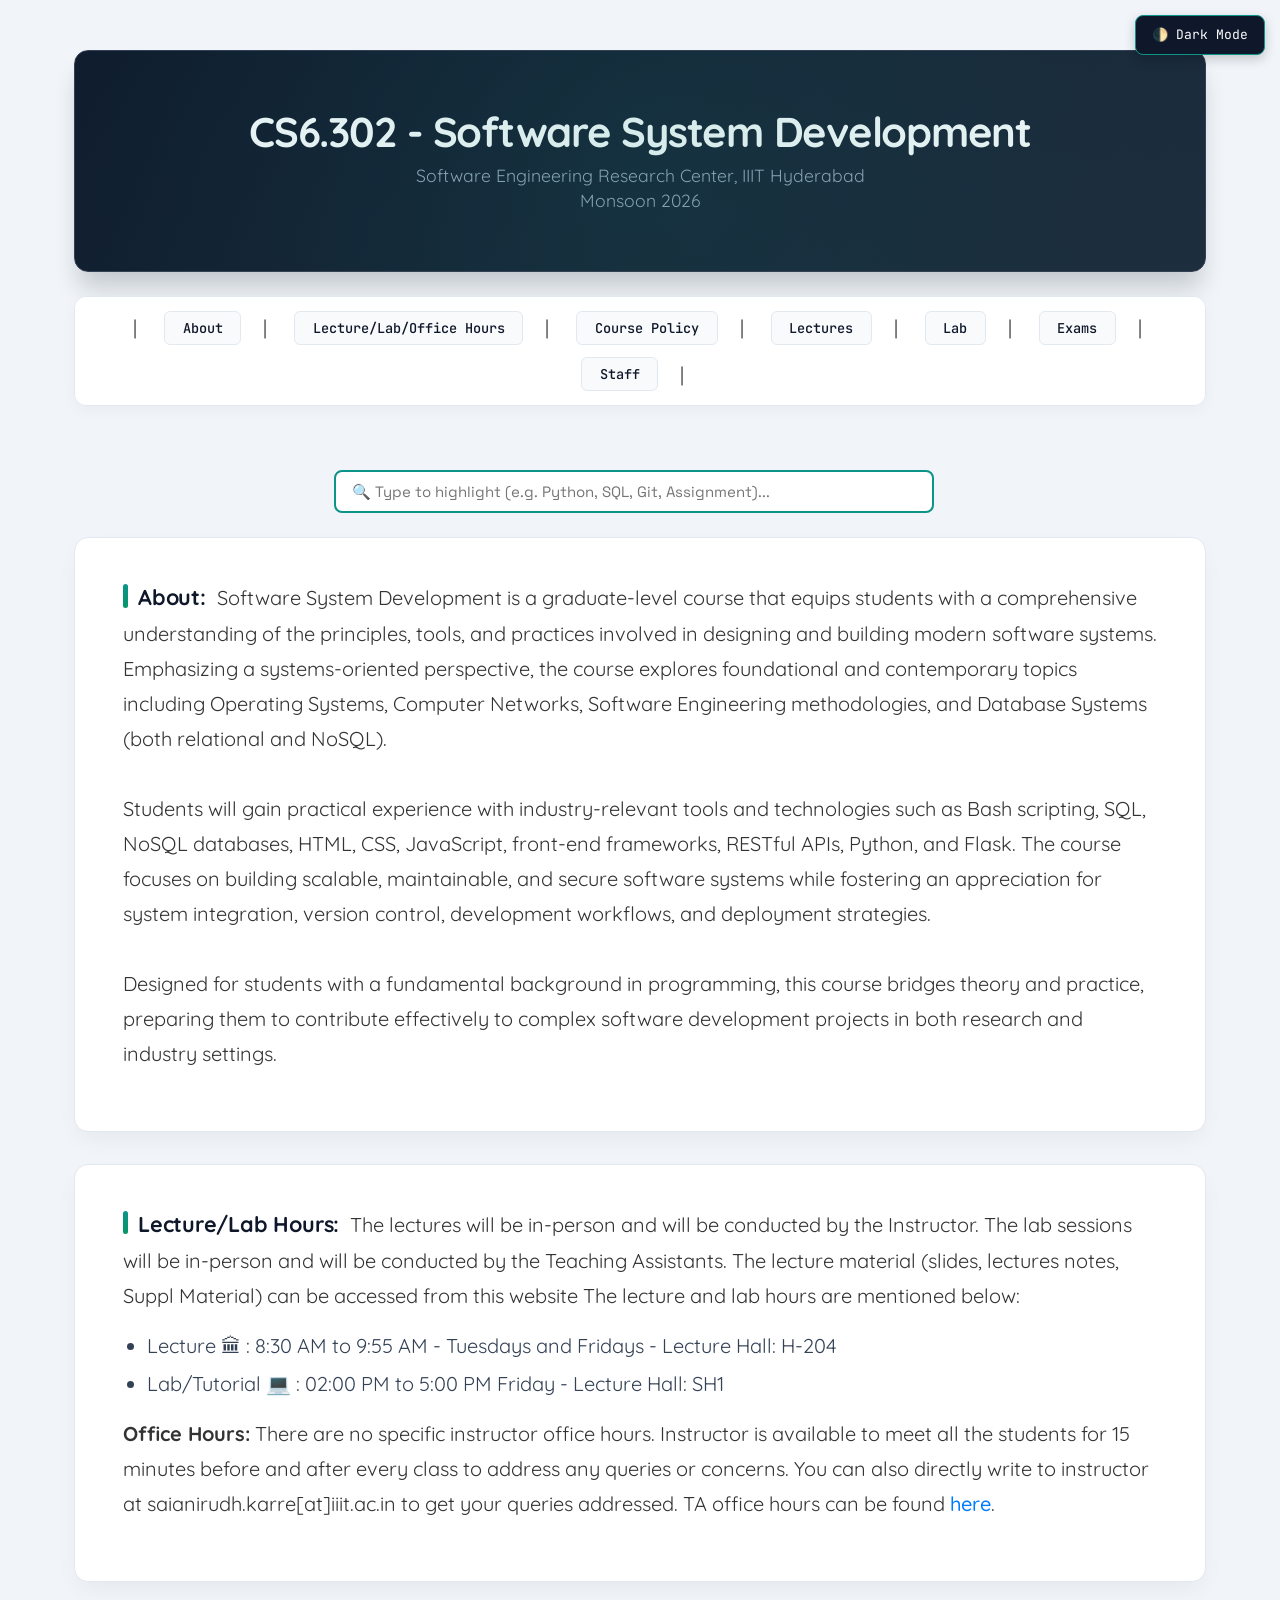
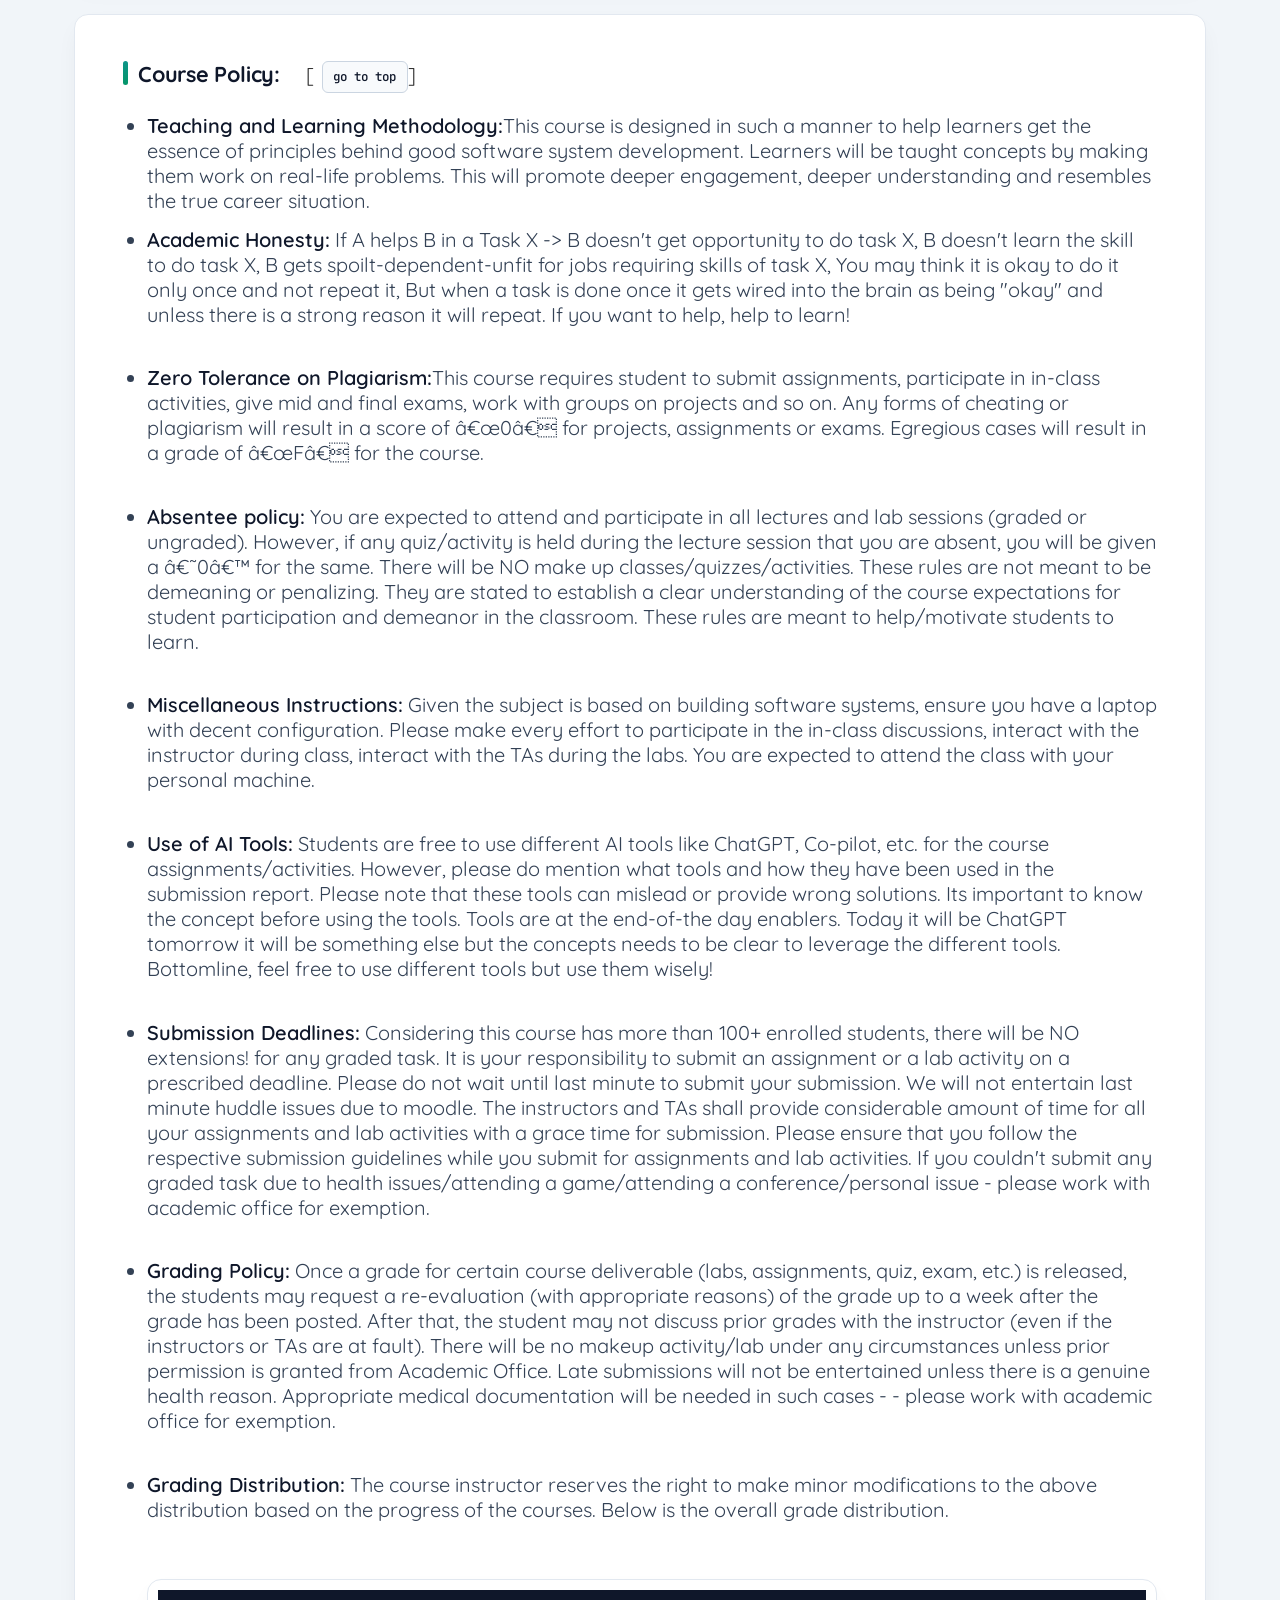
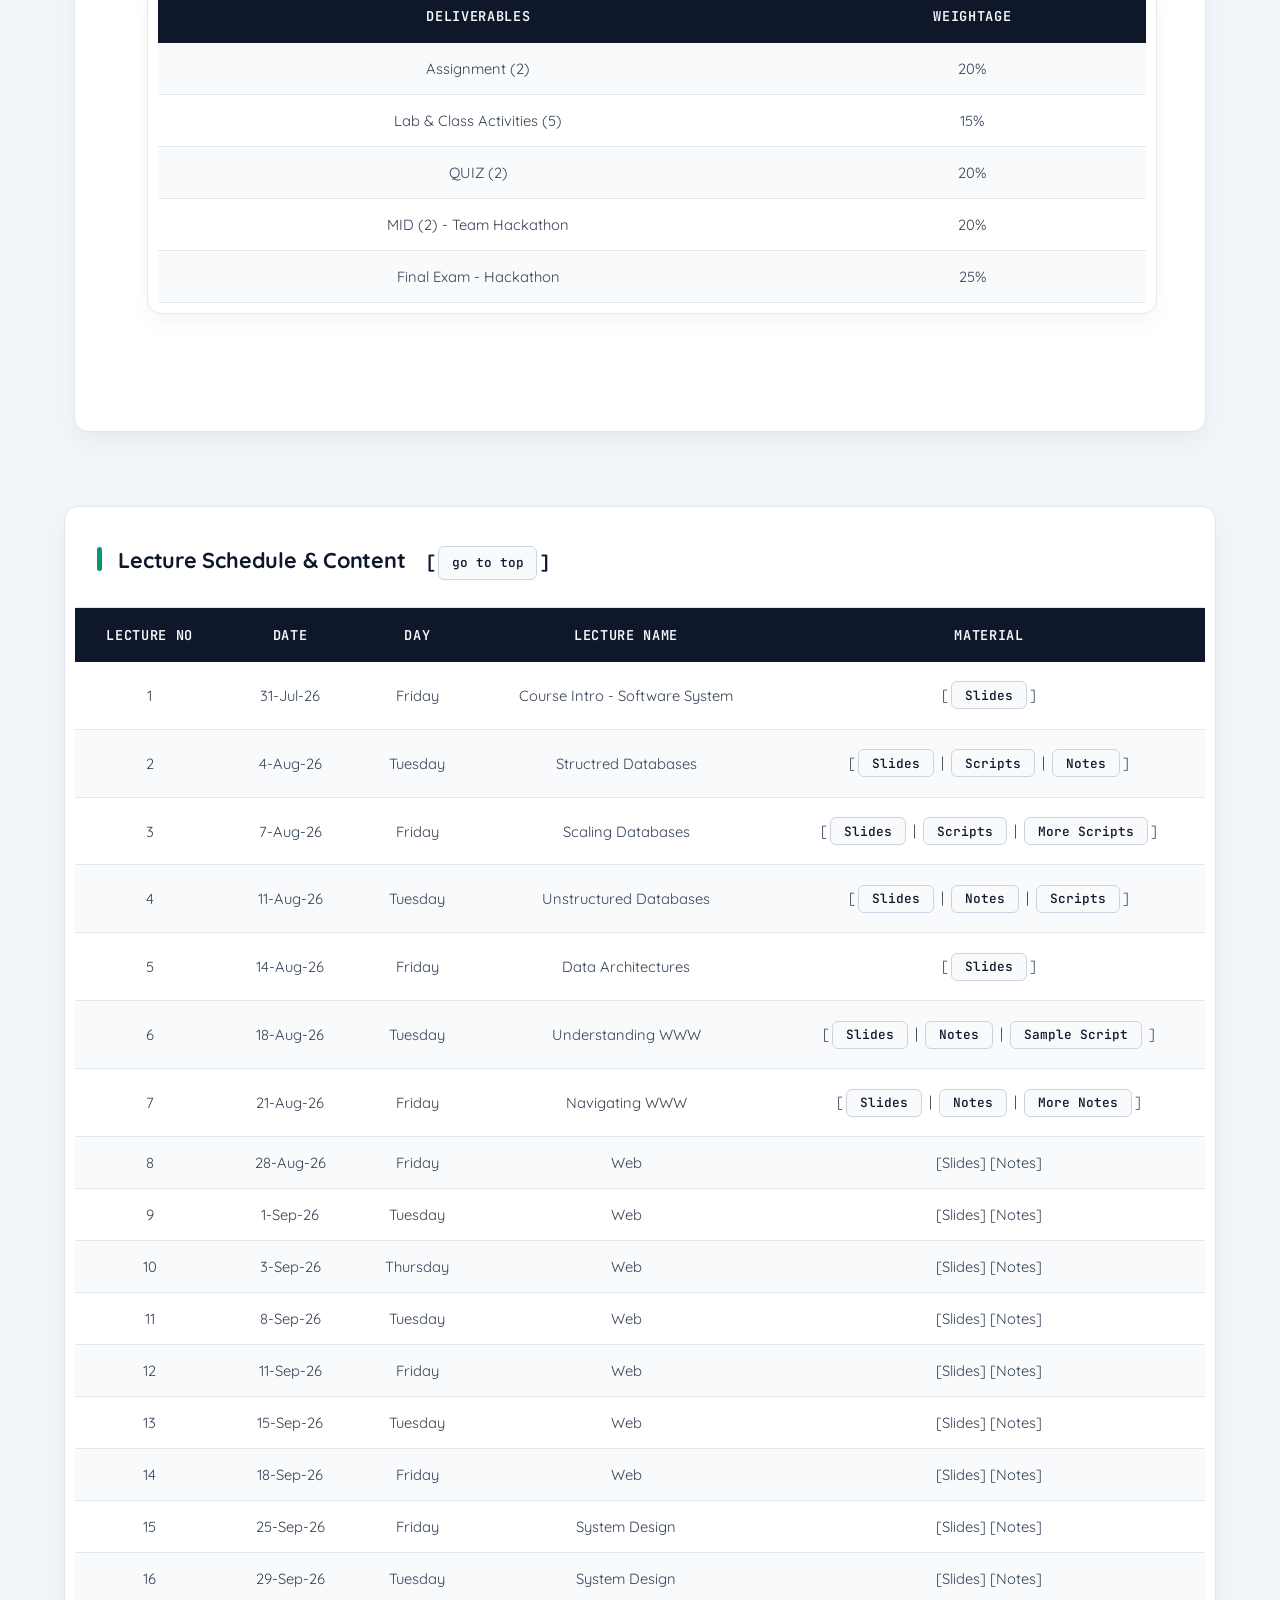
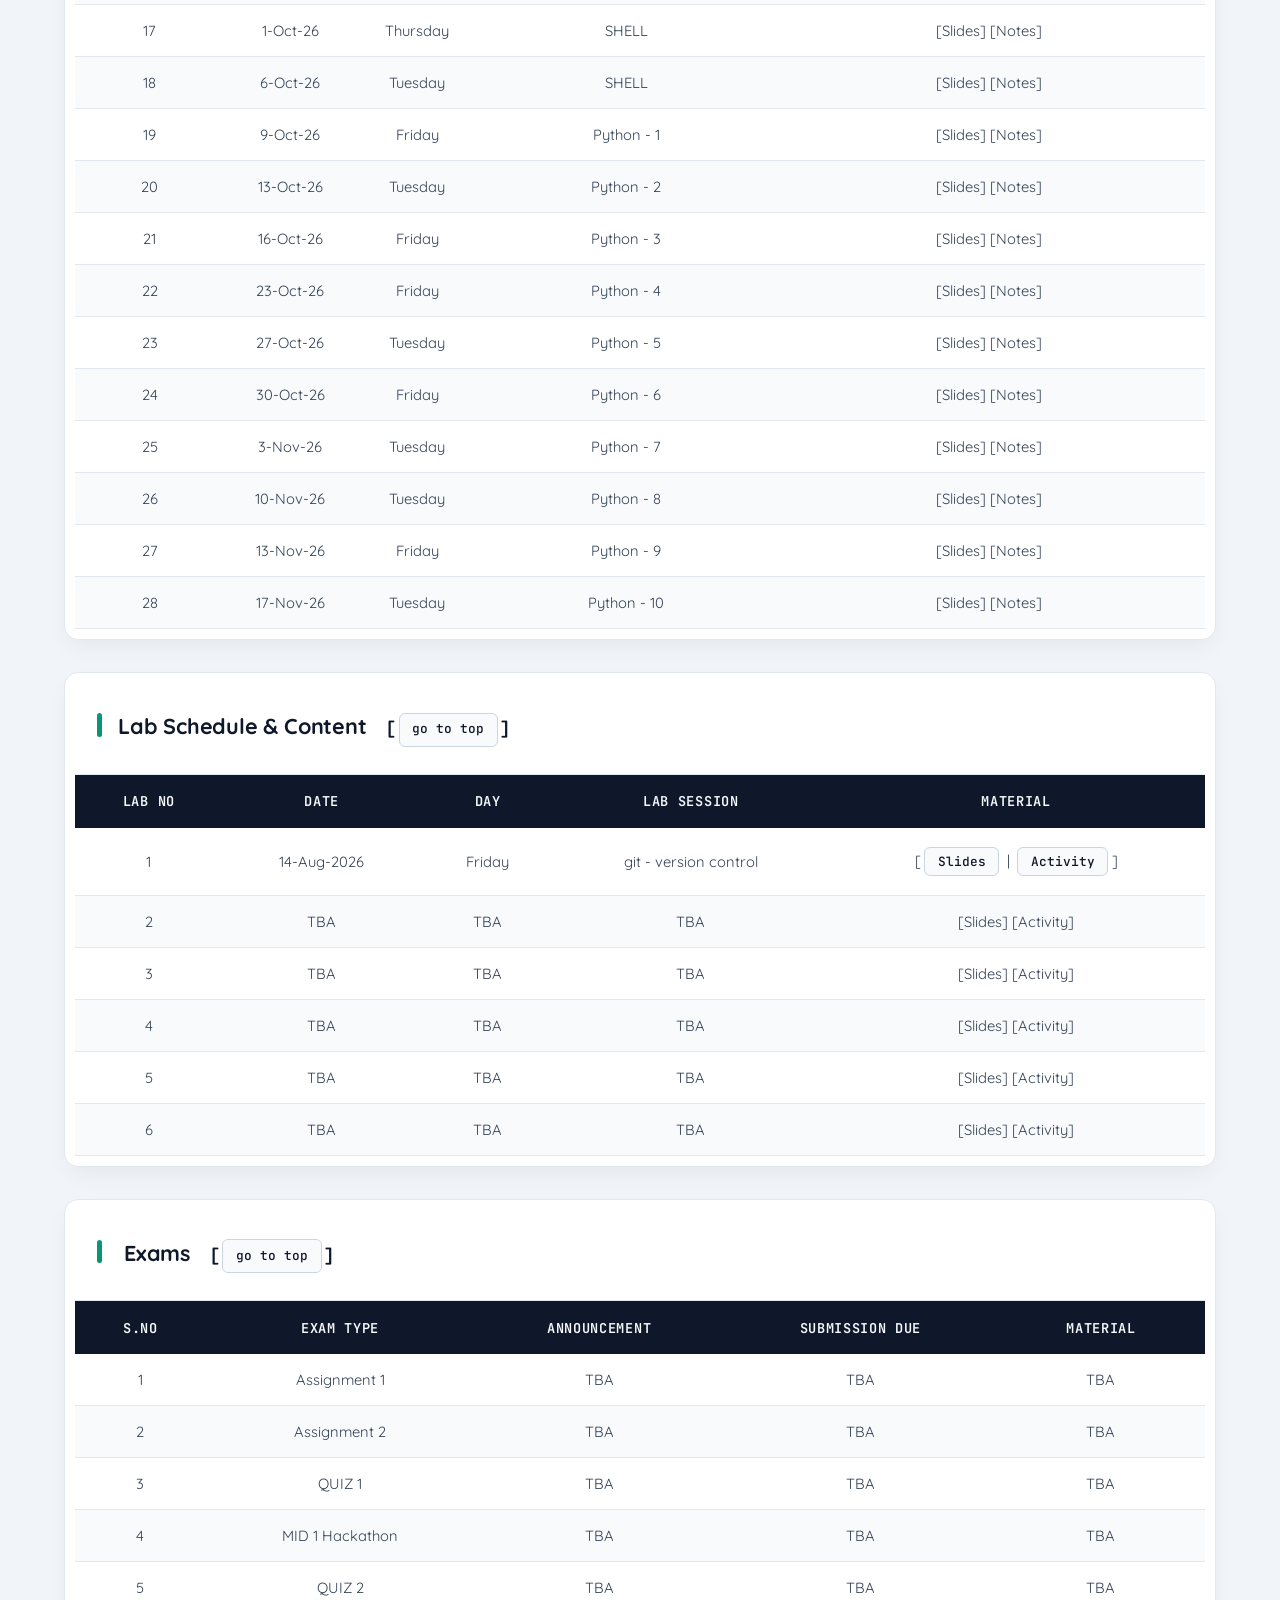
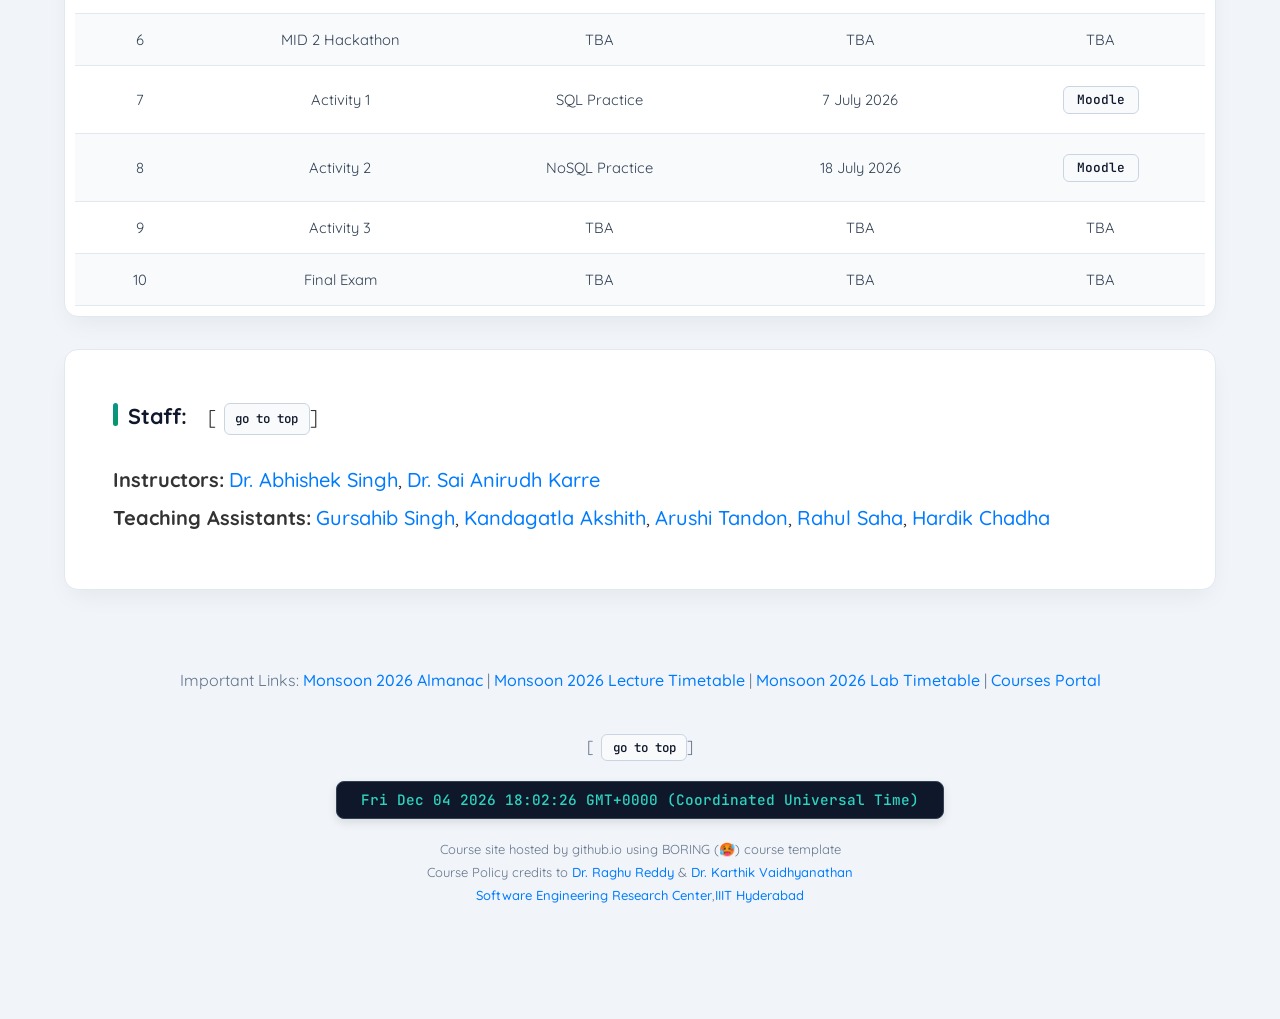
<file: ssdcoursepage.html>
<html>
<head>
  <link rel="stylesheet" href="ssdcourse.css">
  <title>CS6.302 SSD Monsoon 2026</title>
<meta name="viewport" content="width=device-width, initial-scale=1.0"/>
<link rel="stylesheet" href="https://fonts.googleapis.com/css?family=Quicksand">
<link href="https://cdn.jsdelivr.net/npm/bootstrap@4.6.1/dist/css/bootstrap.min.css" rel="stylesheet" integrity="sha256-DF7Zhf293AJxJNTmh5zhoYYIMs2oXitRfBjY+9L//AY=" crossorigin="anonymous">
<style>
body {font-family: Quicksand; font-size: 20px; color:#333}
        table
        {
            font-family: Quicksand; font-size:20px; color:#333;
            border-collapse:collapse;
            width:1000px;
            padding:10px;
            border-spacing:10px
			
        }

	.light-text-row {
        color: #ADADAD; 
    }

</style>


	<script>
  
  const lastModified = new Date(document.lastModified);
 
  const formattedDate = lastModified.toLocaleString('en-US', {
    year: 'numeric',
    month: 'long',
    day: 'numeric',
    hour: '2-digit',
    minute: '2-digit'
  });

  document.getElementById("lastUpdated").innerHTML += formattedDate;
</script>
<script>
function startTime() {
  const today = new Date();
  let h = today.getHours();
  let m = today.getMinutes();
  let s = today.getSeconds();
  m = checkTime(m);
  s = checkTime(s);
  document.getElementById('txt').innerHTML = today 
  setTimeout(startTime, 1000);
}

function checkTime(i) {
  if (i < 10) {i = "0" + i};  // add zero in front of numbers < 10
  return i;
}
</script>
<script src="https://ajax.googleapis.com/ajax/libs/jquery/3.5.1/jquery.min.js"></script>
</head>
<body onload="startTime()">
	<!--<script>
	alert("All the Best for your Final Exam!"");
		</script>-->
<table align="center" width="100%" cellspacing="10" cellpadding="10" border="0">
<tr>
<td><h1 align="center" id="home">CS6.302 - Software System Development</h1><h3 align="center">Software Engineering Research Center, IIIT Hyderabad</h3> <h3 align="center">Monsoon 2026</h3></td>
</tr>
<tr>
<td>&nbsp;&nbsp;|&nbsp;&nbsp;&nbsp; <a href="#about">About</a>&nbsp;&nbsp;|&nbsp;&nbsp;&nbsp; <a href="#lecture">Lecture/Lab/Office Hours</a> &nbsp;&nbsp;|&nbsp;&nbsp;&nbsp; <a href="#cpolicy">Course Policy</a> &nbsp;&nbsp;|&nbsp;&nbsp;&nbsp; <a href="#schedule">Lectures</a> &nbsp;&nbsp;|&nbsp;&nbsp;&nbsp;  <a href="#lab">Lab</a> &nbsp;&nbsp;|&nbsp;&nbsp;&nbsp; <a href="#activity">Exams</a> &nbsp;&nbsp;|&nbsp;&nbsp;&nbsp; <a href="#staff">Staff</a>&nbsp;&nbsp;|&nbsp;&nbsp;&nbsp; <hr></td>
</tr>
<tr>
<td> <p align="left"><b id="about">About:</b> Software System Development is a graduate-level course that equips students with a comprehensive understanding of the principles, tools, and practices involved in designing and building modern software systems. Emphasizing a systems-oriented perspective, the course explores foundational and contemporary topics including Operating Systems, Computer Networks, Software Engineering methodologies, and Database Systems (both relational and NoSQL).
<br>
<br>
Students will gain practical experience with industry-relevant tools and technologies such as Bash scripting, SQL, NoSQL databases, HTML, CSS, JavaScript, front-end frameworks, RESTful APIs, Python, and Flask. The course focuses on building scalable, maintainable, and secure software systems while fostering an appreciation for system integration, version control, development workflows, and deployment strategies.
<br>
<br>
Designed for students with a fundamental background in programming, this course bridges theory and practice, preparing them to contribute effectively to complex software development projects in both research and industry settings.<hr></td>
</tr>
<tr>
<td> <p align="left"><b id="lecture">Lecture/Lab Hours:</b> The lectures will be in-person and will be conducted by the Instructor. The lab sessions will be in-person and will be conducted by the Teaching Assistants. The lecture material (slides, lectures notes, Suppl Material) can be accessed from this website The lecture and lab hours are mentioned below:

<ul><li>Lecture &#x1F3DB; : 8:30 AM to 9:55 AM - Tuesdays and Fridays - Lecture Hall: H-204</li> <li>Lab/Tutorial &#x1F4BB; : 02:00 PM to 5:00 PM Friday - Lecture Hall: SH1 </li></ul></p>
<p align="left"><b>Office Hours:</b> There are no specific instructor office hours. Instructor is available to meet all the students for 15 minutes before and after every class to address any queries or concerns. You can also directly write to instructor at saianirudh.karre[at]iiit.ac.in to get your queries addressed. TA office hours can be found <a href="#staff">here</a>.
</p><hr>
</td>
</tr>
<tr>
<td>
<p align="left"><b id="cpolicy">Course Policy:</b> &nbsp;&nbsp;&nbsp;[<a href="#home">go to top</a>]
<ul>
<li><b>Teaching and Learning Methodology:</b>This course is designed in such a manner to help learners get the essence of principles behind good software system development. Learners will be taught concepts by making them work on real-life problems. This will promote deeper engagement, deeper understanding and resembles the true career situation. 
</li>
<li><b>Academic Honesty:</b> If A helps B in a Task X -> B doesn't get opportunity to do task X, B doesn't learn the skill to do task X, B gets spoilt-dependent-unfit for jobs requiring skills of task X, You may think it is okay to do it only once and not repeat it, But when a task is done once it gets wired into the brain as being "okay" and unless there is a strong reason it will repeat. If you want to help, help to learn!
<br>
<br> 
</li>
<li><b>Zero Tolerance on Plagiarism:</b>This course requires student to submit assignments, participate in in-class activities, give mid and final exams, work with groups on projects and so on. Any forms of cheating or plagiarism will result in a score of “0” for projects, assignments or exams. Egregious cases will result in a grade of “F” for the course.
<br>
<br> 
</li>
<li><b>Absentee policy:</b> You are expected to attend and participate in all lectures and lab sessions (graded or ungraded).  However, if any quiz/activity is held during the lecture session that you are absent, you will be given a ‘0’ for the same. There will be NO make up classes/quizzes/activities. These rules are not meant to be demeaning or penalizing. They are stated to establish a clear understanding of the course expectations for student participation and demeanor in the classroom. These rules are meant to help/motivate students to learn. 
<br>
<br> 
</li>
<li><b>Miscellaneous Instructions:</b> Given the subject is based on building software systems, ensure you have a laptop with decent configuration. Please make every effort to participate in the in-class discussions, interact with the instructor during class, interact with the TAs during the labs. You are expected to attend the class with your personal machine. 
<br>
<br> 
</li>
<li><b>Use of AI Tools:</b> Students are free to use different AI tools like ChatGPT, Co-pilot, etc. for the course assignments/activities. However, please do mention what tools and how they have been used in the submission report. Please note that these tools can mislead or provide wrong solutions. Its important to know the concept before using the tools. Tools are at the end-of-the day enablers. Today it will be ChatGPT tomorrow it will be something else but the concepts needs to be clear to leverage the different tools. Bottomline, feel free to use different tools but use them wisely!
<br>
<br> 
</li>
<li><b>Submission Deadlines:</b> Considering this course has more than 100+ enrolled students, there will be NO extensions! for any graded task. It is your responsibility to submit an assignment or a lab activity on a prescribed deadline. Please do not wait until last minute to submit your submission. We will not entertain last minute huddle issues due to moodle. The instructors and TAs shall provide considerable amount of time for all your assignments and lab activities with a grace time for submission. Please ensure that you follow the respective submission guidelines while you submit for assignments and lab activities. If you couldn't submit any graded task due to health issues/attending a game/attending a conference/personal issue - please work with academic office for exemption. 
<br>
<br> 
</li>
<li><b>Grading Policy:</b> Once a grade for certain course deliverable (labs, assignments, quiz, exam, etc.) is released, the students may request a re-evaluation (with appropriate reasons) of the grade up to a week after the grade has been posted. After that, the student may not discuss prior grades with the instructor (even if the instructors or TAs are at fault). There will be no makeup activity/lab under any circumstances unless prior permission is granted from Academic Office. Late submissions will not be entertained unless there is a genuine health reason. Appropriate medical documentation will be needed in such cases - - please work with academic office for exemption.
<br>
<br> 
</li>
<li><b>Grading Distribution:</b> The course instructor reserves the right to make minor modifications to the above distribution based on the progress of the courses. Below is the overall grade distribution.
<br>
<br> 
<table border="1" align="center">
<tr align="center"><th>Deliverables</th><th>Weightage</th></tr>
<tr align="center"><td>Assignment (2)</td><td>20%</td></tr>
<tr align="center"><td>Lab & Class Activities (5)</td><td>15%</td></tr>
<tr align="center"><td>QUIZ (2)</td><td>20%</td></tr>
<tr align="center"><td>MID (2) - Team Hackathon</td><td>20%</td></tr>
<tr align="center"><td>Final Exam - Hackathon</td><td>25%</td></tr>
</table>
</li>
<br>
<!--<li><b>Evaluation Rubric:</b> All evaluations as part of this course follow below evaluation rubric. TAs will follow below guidelines for evaluating assignments and lab activities for this course.
<br>
<br>
<table border="1" align="center" width="10%">
<tr><th>Rubric</th><th>Input(15%)</th><th>Logic(60%)</th><th>Output(15%)</th><th>Submission(10%)</th></tr>
<tr><td>Exceptional (100%)</td><td>All inputs are working as per the requirements</td><td>Logic is accurate and as per the requirements defined in the question</td><td>All outputs are returned as per the requirements</td><td>Script submissions are correct and as per requirements</td></tr>
<tr><td>Acceptable (70%)</td><td>Inputs are partially working as per the requirements</td><td>Logic is almost correct and as per the requirements defined in the question</td><td>Outputs are partially returned as per the requirements</td><td>Script submissions is partially correct and as per requirements</td></tr>
<tr><td>Beginning (30%)</td><td>At least one input is working as per the requirements</td><td>Logic is partially correct and as per the requirements defined in the question</td><td>At least one output is returned as per the requirement</td><td>Atleast one part of the script submission is correct and as per requirements</td></tr>
<tr><td>No Response (0%)</td><td>None of the inputs are working as per the requirements</td><td>Logic is incorrect and not as per the requirements defined in the question</td><td>None of the outputs are returned as per the requirements</td><td>Script submissions is incorrect and not as per requirements</td></tr>
</table> 
</li>-->
</ul><hr>
</p>
</td>
</tr>
</tr>
</table> 

<table border="1" align="center" width="10%" class="tg">
<tr>
<td colspan="5"><p align="left"><b id="schedule">&nbsp;Lecture Schedule & Content</b>&nbsp;&nbsp;&nbsp;[<a href="#home">go to top</a>]</p></td>
</tr >
  <tr align="center">
    <th class="tg-7btt">Lecture No</th>
    <th class="tg-7btt">Date</th>
    <th class="tg-7btt">Day</th>
    <th class="tg-7btt">Lecture Name</th>
    <th class="tg-7btt">Material</th>
  </tr>
<tbody align="center">
  <tr>
    <td class="tg-c3ow">1</td>
    <td class="tg-c3ow">31-Jul-26</td>
    <td class="tg-c3ow">Friday</td>
    <td class="tg-c3ow">Course Intro - Software System</td>
    <td class="tg-c3ow">[<a href="https://docs.google.com/viewer?url=https://raw.githubusercontent.com/serc-iiith/serc-iiith.github.io/main/CourseContent/CS6302_M26/SSD_Class1.pdf" target="_blank">Slides</a>]</td>
  </tr>
  <tr>
    <td class="tg-c3ow">2</td>
    <td class="tg-c3ow">4-Aug-26</td>
    <td class="tg-c3ow">Tuesday</td>
    <td class="tg-c3ow">Structred Databases</td>
    <td class="tg-c3ow">[<a href="https://docs.google.com/viewer?url=https://raw.githubusercontent.com/serc-iiith/serc-iiith.github.io/main/CourseContent/CS6302_M26/StructuredData.pdf" target="_blank">Slides</a> | <a href="https://docs.google.com/viewer?url=https://raw.githubusercontent.com/serc-iiith/serc-iiith.github.io/main/CourseContent/CS6302_M26/databases.sql" target="_blank">Scripts</a> | <a href="https://tinted-rumba-8c6.notion.site/Structured-Databases-2456a6248bf6805f83e1cbf0a58761ec" target="_blank">Notes</a>]</td>
  </tr>
  <tr>
    <td class="tg-c3ow">3</td>
    <td class="tg-c3ow">7-Aug-26</td>
    <td class="tg-c3ow">Friday</td>
    <td class="tg-c3ow">Scaling Databases</td>
    <td class="tg-c3ow">[<a href="https://docs.google.com/viewer?url=https://raw.githubusercontent.com/serc-iiith/serc-iiith.github.io/main/CourseContent/CS6302_M26/ScalingDatabases.pdf" target="_blank">Slides</a> | <a href="https://docs.google.com/viewer?url=https://raw.githubusercontent.com/serc-iiith/serc-iiith.github.io/main/CourseContent/CS6302_M26/databases_2.sql" target="_blank">Scripts</a> | <a href="https://docs.google.com/viewer?url=https://raw.githubusercontent.com/serc-iiith/serc-iiith.github.io/main/CourseContent/CS6302_M26/databases_3.sql" target="_blank">More Scripts</a>]</td>
  </tr>
  <tr>
    <td class="tg-c3ow">4</td>
    <td class="tg-c3ow">11-Aug-26</td>
    <td class="tg-c3ow">Tuesday</td>
    <td class="tg-c3ow">Unstructured Databases</td>
    <td class="tg-c3ow">[<a href="https://docs.google.com/viewer?url=https://raw.githubusercontent.com/serc-iiith/serc-iiith.github.io/main/CourseContent/CS6302_M26/UnStructuredDatabases.pdf" target="_blank">Slides</a> | <a href="https://tinted-rumba-8c6.notion.site/Unstructured-Databases-24b6a6248bf680679b36e76c33d301c4" target="_blank">Notes</a> | <a href="https://raw.githubusercontent.com/serc-iiith/serc-iiith.github.io/refs/heads/main/CourseContent/CS6302_M26/mongo.txt" target="_blank">Scripts</a>]</td>
  </tr>
  <tr>
    <td class="tg-c3ow">5</td>
    <td class="tg-c3ow">14-Aug-26</td>
    <td class="tg-c3ow">Friday</td>
    <td class="tg-c3ow">Data Architectures</td>
    <td class="tg-c3ow">[<a href="https://docs.google.com/viewer?url=https://raw.githubusercontent.com/serc-iiith/serc-iiith.github.io/main/CourseContent/CS6302_M26/DatabaseArchitectures.pdf" target="_blank">Slides</a>]</td>
  </tr>
  <tr>
    <td class="tg-c3ow">6</td>
    <td class="tg-c3ow">18-Aug-26</td>
    <td class="tg-c3ow">Tuesday</td>
    <td class="tg-c3ow">Understanding WWW</td>
    <td class="tg-c3ow">[<a href="https://docs.google.com/viewer?url=https://raw.githubusercontent.com/serc-iiith/serc-iiith.github.io/main/CourseContent/CS6302_M26/www.pdf" target="_blank">Slides</a> | <a href="https://tinted-rumba-8c6.notion.site/Web-Technology-2566a6248bf6800488d0c13a992502e4" target="_blank">Notes</a> | <a href="https://raw.githubusercontent.com/serc-iiith/serc-iiith.github.io/refs/heads/main/CourseContent/CS6302_M26/samplehtml.html" target="_blank">Sample Script</a> ]</td>
  </tr>
  <tr>
    <td class="tg-c3ow">7</td>
    <td class="tg-c3ow">21-Aug-26</td>
    <td class="tg-c3ow">Friday</td>
    <td class="tg-c3ow">Navigating WWW</td>
    <td class="tg-c3ow">[<a href="https://docs.google.com/viewer?url=https://raw.githubusercontent.com/serc-iiith/serc-iiith.github.io/main/CourseContent/CS6302_M26/WebLanguages.pdf" target="_blank">Slides</a> | <a href="https://github.com/serc-iiith/serc-iiith.github.io/blob/main/CourseContent/CS6302_M26/html.md" target="_blank">Notes</a> | <a href="https://github.com/serc-iiith/serc-iiith.github.io/blob/main/CourseContent/CS6302_M26/css.md" target="_blank">More Notes</a>]</td>
  </tr>
  <tr>
    <td class="tg-c3ow">8</td>
    <td class="tg-c3ow">28-Aug-26</td>
    <td class="tg-c3ow">Friday</td>
    <td class="tg-c3ow">Web</td>
    <td class="tg-c3ow">[Slides] [Notes]</td>
  </tr>
  <tr>
    <td class="tg-c3ow">9</td>
    <td class="tg-c3ow">1-Sep-26</td>
    <td class="tg-c3ow">Tuesday</td>
    <td class="tg-c3ow">Web</td>
    <td class="tg-c3ow">[Slides] [Notes]</td>
  </tr>
  <tr>
    <td class="tg-c3ow">10</td>
    <td class="tg-c3ow">3-Sep-26</td>
    <td class="tg-c3ow">Thursday</td>
    <td class="tg-c3ow">Web</td>
    <td class="tg-c3ow">[Slides] [Notes]</td>
  </tr>
  <tr>
    <td class="tg-c3ow">11</td>
    <td class="tg-c3ow">8-Sep-26</td>
    <td class="tg-c3ow">Tuesday</td>
    <td class="tg-c3ow">Web</td>
    <td class="tg-c3ow">[Slides] [Notes]</td>
  </tr>
  <tr>
    <td class="tg-c3ow">12</td>
    <td class="tg-c3ow">11-Sep-26</td>
    <td class="tg-c3ow">Friday</td>
    <td class="tg-c3ow">Web</td>
    <td class="tg-c3ow">[Slides] [Notes]</td>
  </tr>
  <tr>
    <td class="tg-c3ow">13</td>
    <td class="tg-c3ow">15-Sep-26</td>
    <td class="tg-c3ow">Tuesday</td>
    <td class="tg-c3ow">Web</td>
    <td class="tg-c3ow">[Slides] [Notes]</td>
  </tr>
  <tr>
    <td class="tg-c3ow">14</td>
    <td class="tg-c3ow">18-Sep-26</td>
    <td class="tg-c3ow">Friday</td>
    <td class="tg-c3ow">Web</td>
    <td class="tg-c3ow">[Slides] [Notes]</td>
  </tr>
  <tr>
    <td class="tg-c3ow">15</td>
    <td class="tg-c3ow">25-Sep-26</td>
    <td class="tg-c3ow">Friday</td>
    <td class="tg-c3ow">System Design</td>
    <td class="tg-c3ow">[Slides] [Notes]</td>
  </tr>
  <tr>
    <td class="tg-c3ow">16</td>
    <td class="tg-c3ow">29-Sep-26</td>
    <td class="tg-c3ow">Tuesday</td>
    <td class="tg-c3ow">System Design</td>
    <td class="tg-c3ow">[Slides] [Notes]</td>
  </tr>
  <tr>
    <td class="tg-c3ow">17</td>
    <td class="tg-c3ow">1-Oct-26</td>
    <td class="tg-c3ow">Thursday</td>
    <td class="tg-c3ow">SHELL</td>
    <td class="tg-c3ow">[Slides] [Notes]</td>
  </tr>
  <tr>
    <td class="tg-c3ow">18</td>
    <td class="tg-c3ow">6-Oct-26</td>
    <td class="tg-c3ow">Tuesday</td>
    <td class="tg-c3ow">SHELL</td>
    <td class="tg-c3ow">[Slides] [Notes]</td>
  </tr>
  <tr>
    <td class="tg-c3ow">19</td>
    <td class="tg-c3ow">9-Oct-26</td>
    <td class="tg-c3ow">Friday</td>
    <td class="tg-c3ow">Python - 1</td>
    <td class="tg-c3ow">[Slides] [Notes]</td>
  </tr>
  <tr>
    <td class="tg-c3ow">20</td>
    <td class="tg-c3ow">13-Oct-26</td>
    <td class="tg-c3ow">Tuesday</td>
    <td class="tg-c3ow">Python - 2</td>
    <td class="tg-c3ow">[Slides] [Notes]</td>
  </tr>
  <tr>
    <td class="tg-c3ow">21</td>
    <td class="tg-c3ow">16-Oct-26</td>
    <td class="tg-c3ow">Friday</td>
    <td class="tg-c3ow">Python - 3</td>
    <td class="tg-c3ow">[Slides] [Notes]</td>
  </tr>
  <tr>
    <td class="tg-c3ow">22</td>
    <td class="tg-c3ow">23-Oct-26</td>
    <td class="tg-c3ow">Friday</td>
    <td class="tg-c3ow">Python - 4</td>
    <td class="tg-c3ow">[Slides] [Notes]</td>
  </tr>
  <tr>
    <td class="tg-c3ow">23</td>
    <td class="tg-c3ow">27-Oct-26</td>
    <td class="tg-c3ow">Tuesday</td>
    <td class="tg-c3ow">Python - 5</td>
    <td class="tg-c3ow">[Slides] [Notes]</td>
  </tr>
  <tr>
    <td class="tg-c3ow">24</td>
    <td class="tg-c3ow">30-Oct-26</td>
    <td class="tg-c3ow">Friday</td>
    <td class="tg-c3ow">Python - 6</td>
    <td class="tg-c3ow">[Slides] [Notes]</td>
  </tr>
  <tr>
    <td class="tg-c3ow">25</td>
    <td class="tg-c3ow">3-Nov-26</td>
    <td class="tg-c3ow">Tuesday</td>
    <td class="tg-c3ow">Python - 7</td>
    <td class="tg-c3ow">[Slides] [Notes]</td>
  </tr>
  <tr>
    <td class="tg-c3ow">26</td>
    <td class="tg-c3ow">10-Nov-26</td>
    <td class="tg-c3ow">Tuesday</td>
    <td class="tg-c3ow">Python - 8</td>
    <td class="tg-c3ow">[Slides] [Notes]</td>
  </tr>
  <tr>
    <td class="tg-c3ow">27</td>
    <td class="tg-c3ow">13-Nov-26</td>
    <td class="tg-c3ow">Friday</td>
    <td class="tg-c3ow">Python - 9</td>
    <td class="tg-c3ow">[Slides] [Notes]</td>
  </tr>
  <tr>
    <td class="tg-c3ow">28</td>
    <td class="tg-c3ow">17-Nov-26</td>
    <td class="tg-c3ow">Tuesday</td>
    <td class="tg-c3ow">Python - 10</td>
    <td class="tg-c3ow">[Slides] [Notes]</td>
  </tr>
</tbody></table>
<table align="center" width="10%" cellspacing="10" cellpadding="10" border="0">
<tr><td><hr></td></tr>
</table>

<table border="1" align="center" width="10%" class="tg">
<tr>
<td colspan="5"><p align="left"><b id="lab">&nbsp;Lab Schedule & Content</b>&nbsp;&nbsp;&nbsp;[<a href="#home">go to top</a>]</p></td>
</tr >
  <tr align="center">
    <th class="tg-bobw">Lab No</th>
    <th class="tg-bobw">Date</th>
    <th class="tg-bobw">Day</th>
    <th class="tg-bobw">Lab Session</th>
    <th class="tg-bobw">Material</th>
  </tr>
<tbody align="center">
  <tr>
    <td class="tg-8d8j">1</td>
    <td class="tg-8d8j">14-Aug-2026</td>
    <td class="tg-8d8j">Friday</td>
    <td class="tg-8d8j">git - version control</td>
    <td class="tg-8d8j">[<a href="https://docs.google.com/viewer?url=https://raw.githubusercontent.com/serc-iiith/serc-iiith.github.io/main/CourseContent/CS6302_M26/Labs/lab01/GitLab.pdf" target="_blank">Slides</a> | <a href="https://docs.google.com/viewer?url=https://raw.githubusercontent.com/serc-iiith/serc-iiith.github.io/main/CourseContent/CS6302_M26/Labs/lab01/GitLabActivity.pdf" target="_blank">Activity</a>]</td>
  </tr>
  <tr>
    <td class="tg-8d8j">2</td>
    <td class="tg-8d8j">TBA</td>
    <td class="tg-8d8j">TBA</td>
    <td class="tg-8d8j">TBA</td>
    <td class="tg-8d8j">[Slides] [Activity]</td>
  </tr>
  <tr>
    <td class="tg-8d8j">3</td>
    <td class="tg-8d8j">TBA</td>
    <td class="tg-8d8j">TBA</td>
    <td class="tg-8d8j">TBA</td>
    <td class="tg-8d8j">[Slides] [Activity]</td>
  </tr>
  <tr>
    <td class="tg-8d8j">4</td>
    <td class="tg-8d8j">TBA</td>
    <td class="tg-8d8j">TBA</td>
    <td class="tg-8d8j">TBA</td>
    <td class="tg-8d8j">[Slides] [Activity]</td>
  </tr>
  <tr>
    <td class="tg-8d8j">5</td>
    <td class="tg-8d8j">TBA</td>
    <td class="tg-8d8j">TBA</td>
    <td class="tg-8d8j">TBA</td>
    <td class="tg-8d8j">[Slides] [Activity]</td>
  </tr>
  <tr>
    <td class="tg-8d8j">6</td>
    <td class="tg-8d8j">TBA</td>
    <td class="tg-8d8j">TBA</td>
    <td class="tg-8d8j">TBA</td>
    <td class="tg-8d8j">[Slides] [Activity]</td>
  </tr>
</tbody></table>

<table align="center" width="10%" cellspacing="10" cellpadding="10" border="0">
<tr><td><hr></td></tr>
</table>
<table align="center" width="10%" border="1">
<tr><td colspan="5">
<p align="left"> <b id="activity">&nbsp; Exams</b>&nbsp;&nbsp;&nbsp;[<a href="#home">go to top</a>]</p>
</td>
</tr>
  <tr align="center">
    <th class="tg-bobw">S.No</th>
    <th class="tg-bobw">Exam Type</th>
    <th class="tg-bobw">Announcement</th>
    <th class="tg-bobw">Submission Due</th>
    <th class="tg-bobw">Material</th>
  </tr>
<tbody align="center">
  <tr>
    <td class="tg-8d8j">1</td>
    <td class="tg-8d8j">Assignment 1</td>
    <td class="tg-8d8j">TBA</td>
    <td class="tg-8d8j">TBA</td>
    <td class="tg-8d8j">TBA</td>
  </tr>
  <tr>
    <td class="tg-8d8j">2</td>
    <td class="tg-8d8j">Assignment 2</td>
    <td class="tg-8d8j">TBA</td>
    <td class="tg-8d8j">TBA</td>
    <td class="tg-8d8j">TBA</td>
  </tr>
  <tr>
    <td class="tg-8d8j">3</td>
    <td class="tg-8d8j">QUIZ 1</td>
    <td class="tg-8d8j">TBA</td>
    <td class="tg-8d8j">TBA</td>
    <td class="tg-8d8j">TBA</td>
  </tr>
  <tr>
    <td class="tg-8d8j">4</td>
    <td class="tg-8d8j">MID 1 Hackathon</td>
    <td class="tg-8d8j">TBA</td>
    <td class="tg-8d8j">TBA</td>
    <td class="tg-8d8j">TBA</td>
  </tr>
  <tr>
    <td class="tg-8d8j">5</td>
    <td class="tg-8d8j">QUIZ 2</td>
    <td class="tg-8d8j">TBA</td>
    <td class="tg-8d8j">TBA</td>
    <td class="tg-8d8j">TBA</td>
  </tr>
	 <tr>
    <td class="tg-8d8j">6</td>
    <td class="tg-8d8j">MID 2 Hackathon</td>
    <td class="tg-8d8j">TBA</td>
    <td class="tg-8d8j">TBA</td>
    <td class="tg-8d8j">TBA</td>
  </tr>
  <tr>
    <td class="tg-8d8j">7</td>
    <td class="tg-8d8j">Activity 1</td>
    <td class="tg-8d8j">SQL Practice</td>
    <td class="tg-8d8j">7 July 2026</td>
    <td class="tg-8d8j"><a href="https://courses.iiit.ac.in/mod/assign/view.php?id=69645" target="_blank">Moodle</a></td>
  </tr>
  <tr>
    <td class="tg-8d8j">8</td>
    <td class="tg-8d8j">Activity 2</td>
    <td class="tg-8d8j">NoSQL Practice</td>
    <td class="tg-8d8j">18 July 2026</td>
    <td class="tg-8d8j"><a href="https://courses.iiit.ac.in/mod/assign/view.php?id=70178" target="_blank">Moodle</a></td>
  </tr>
  <tr>
    <td class="tg-8d8j">9</td>
    <td class="tg-8d8j">Activity 3</td>
    <td class="tg-8d8j">TBA</td>
    <td class="tg-8d8j">TBA</td>
    <td class="tg-8d8j">TBA</td>
  </tr>
  <tr>
    <td class="tg-8d8j">10</td>
    <td class="tg-8d8j">Final Exam</td>
    <td class="tg-8d8j">TBA</td>
    <td class="tg-8d8j">TBA</td>
    <td class="tg-8d8j">TBA</td>
  </tr>
</tbody></table>




<table align="center" width="10%" border="0">
<tr>
<td><hr> <p align="left"><b id="staff">Staff:</b>&nbsp;&nbsp;&nbsp;[<a href="#home">go to top</a>] </p></td>
<tr>
<td><b>Instructors:</b> <a href="https://sites.google.com/view/abhishek-singh/home" target="_blank">Dr. Abhishek Singh</a>, <a href="https://sai11101989.github.io" target="_blank">Dr. Sai Anirudh Karre</a> </td>
</tr>
<tr>
<td><b>Teaching Assistants:</b> <a href="https://www.linkedin.com/in/gursahib-singh-18392736a/" target="_blank">Gursahib Singh</a>, <a href="https://www.linkedin.com/in/kandagatla-akshith-4b9a5131b/" target="_blank">Kandagatla Akshith</a>, <a href="https://www.linkedin.com/in/arushi-tandon-5139982a0/" target="_blank">Arushi Tandon</a>, <a href="https://www.linkedin.com/in/rahulsaha99/" target="_blank">Rahul Saha</a>, <a href="https://www.linkedin.com/in/hardik-chadha-876338266/" target="_blank">Hardik Chadha</a></td>
</tr>
<tr><td><hr></td></tr>
</table>
<table align="center" width="10%" cellspacing="10" cellpadding="10" border="0">
<tr>
<td><p align="center"><font face="Quicksand" size="3">
Important Links: <a href="https://intranet.iiit.ac.in/offices/static/files/Monsoon_2026_Almanac_Final.pdf" target="_blank">Monsoon 2026 Almanac</a> | <a href="https://intranet.iiit.ac.in/offices/static/files/Lecture_Timetable_M26-V3.pdf" target="_blank">Monsoon 2026 Lecture Timetable</a> | <a href="https://intranet.iiit.ac.in/offices/static/files/Non-UG1_Lab%26Tutorial_timetable_M26-V3.pdf" target="_blank">Monsoon 2026 Lab Timetable</a> | <a href="https://courses.iiit.ac.in/course/view.php?id=5840" target="_blank">Courses Portal</a> 
</font></p><hr></td>
</tr>
<tr>
<td>  <font face="Quicksand" size="3"> [<a href="#home">go to top</a>]<br><div align="center" id="txt"></div></font> 
<p align="center"><font face="Quicksand" size="2">
		Course site hosted by github.io using BORING (&#129397;) course template <br>
		
		Course Policy credits to <a href="https://faculty.iiit.ac.in/~raghu.reddy/Home.html">Dr. Raghu Reddy</a> & <a href="https://karthikvaidhyanathan.com/">Dr. Karthik Vaidhyanathan</a><br>
	<a href="https://serc.iiit.ac.in">Software Engineering Research Center</a>,<a href="https://iiit.ac.in">IIIT Hyderabad</a></font><br> </p><!--<br><p id="lastUpdated" align="center"><font face="Quicksand" size="2">Site Last Updated on: </font></p>--></td>
</tr>
</table>

  <script src="ssdcoursepageFeature.js"></script>
	</body>
</html>
</file>
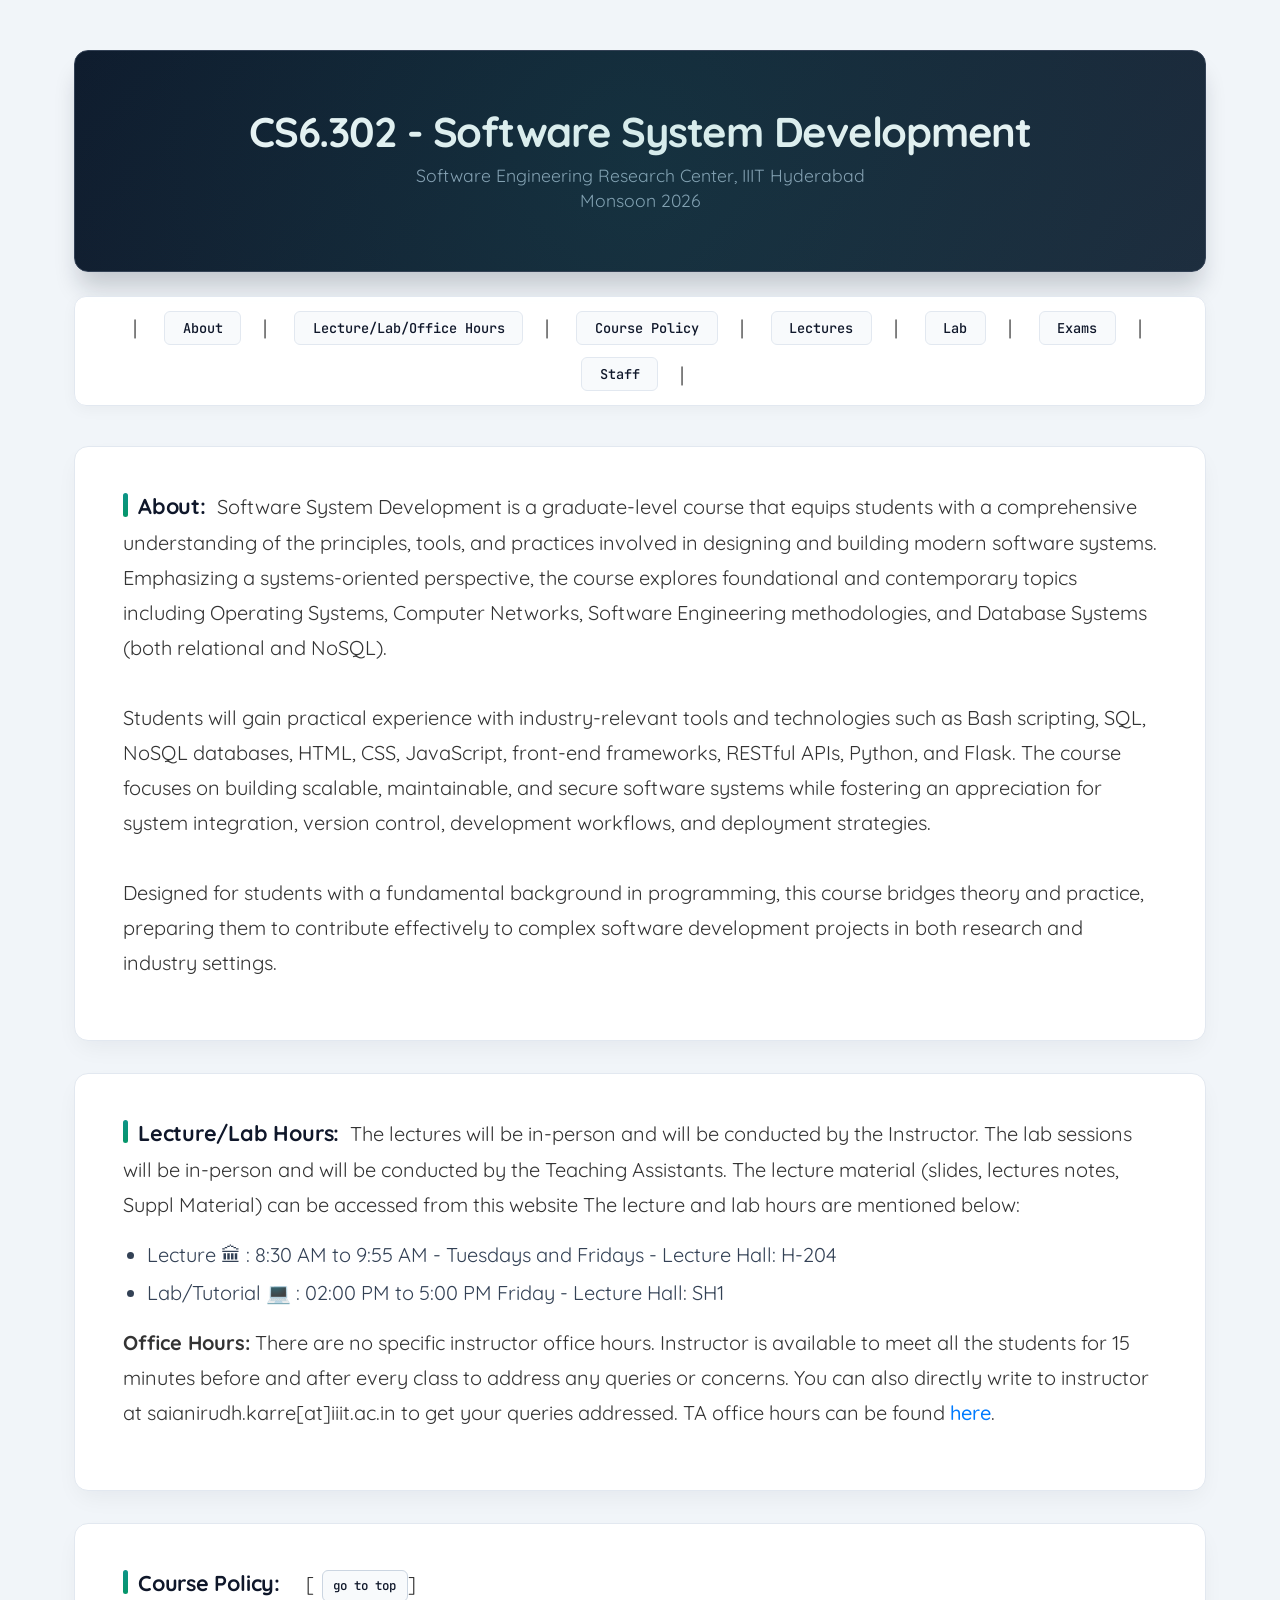
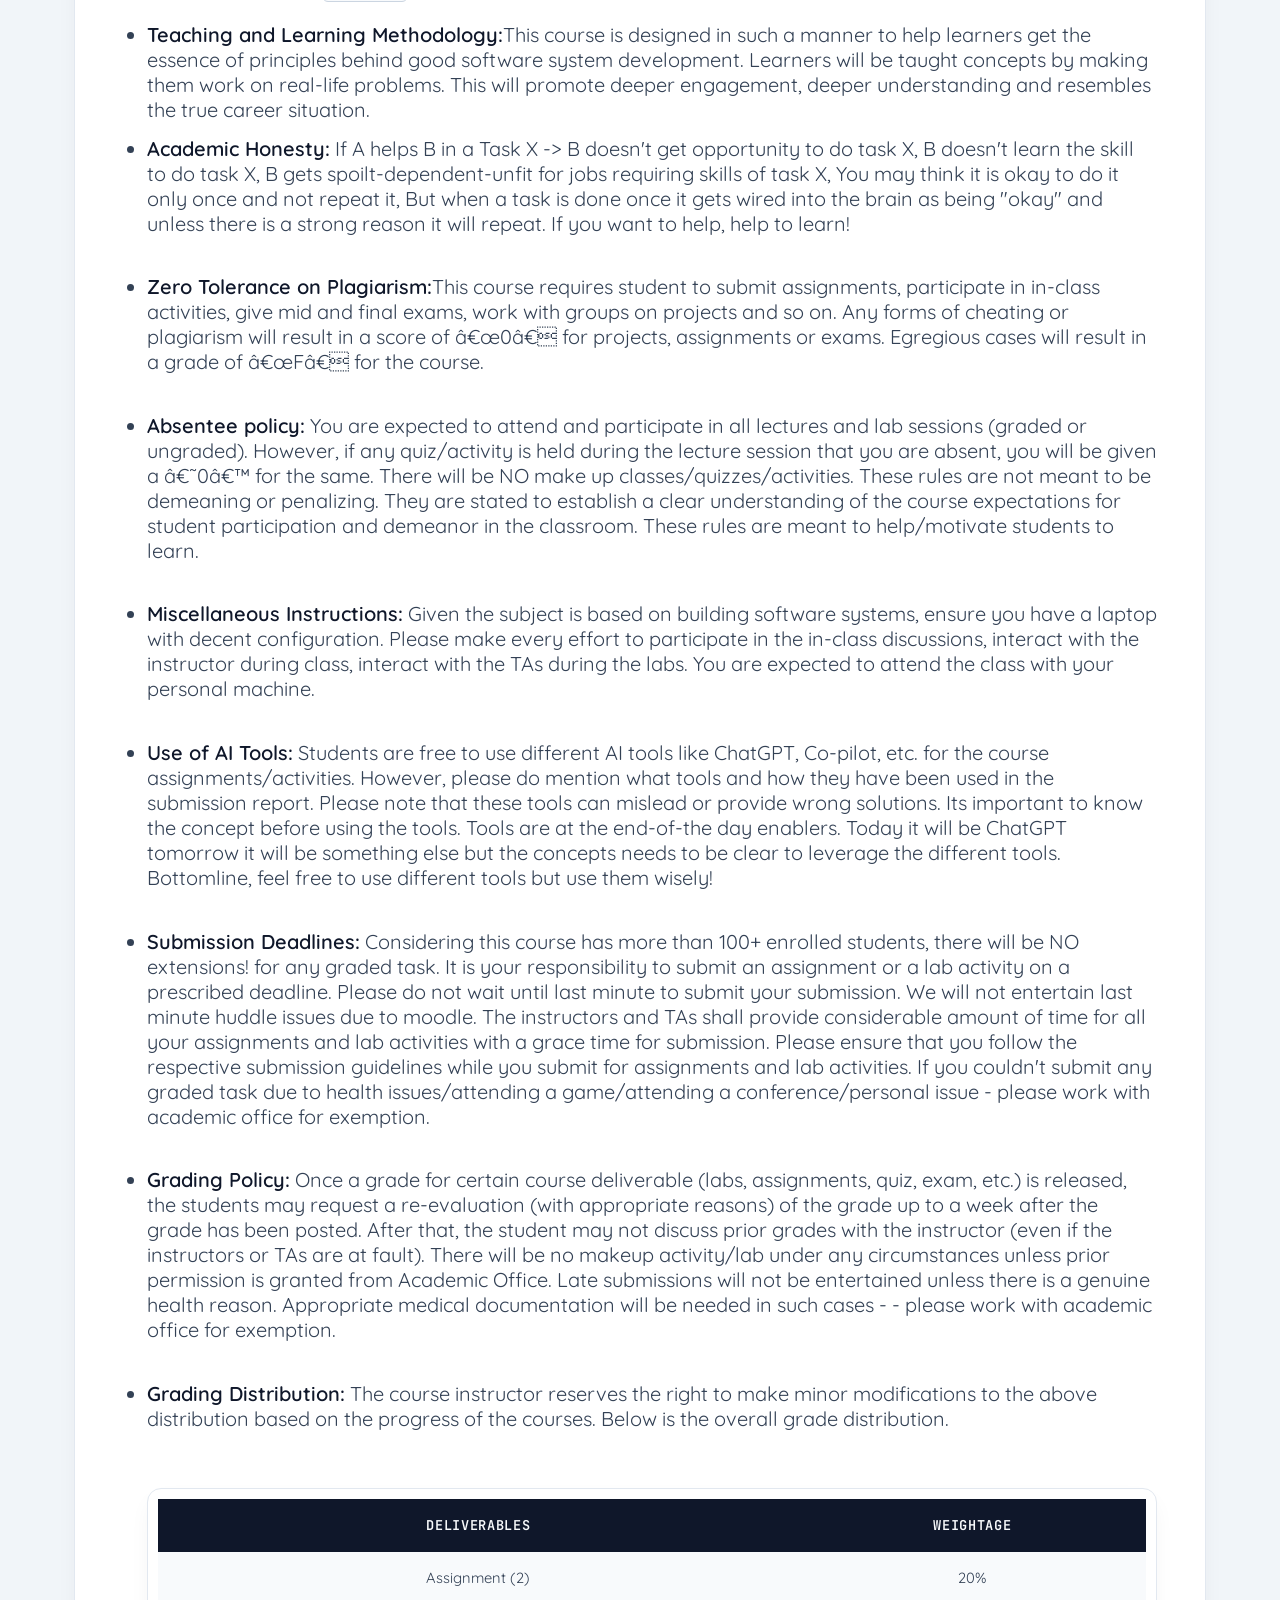
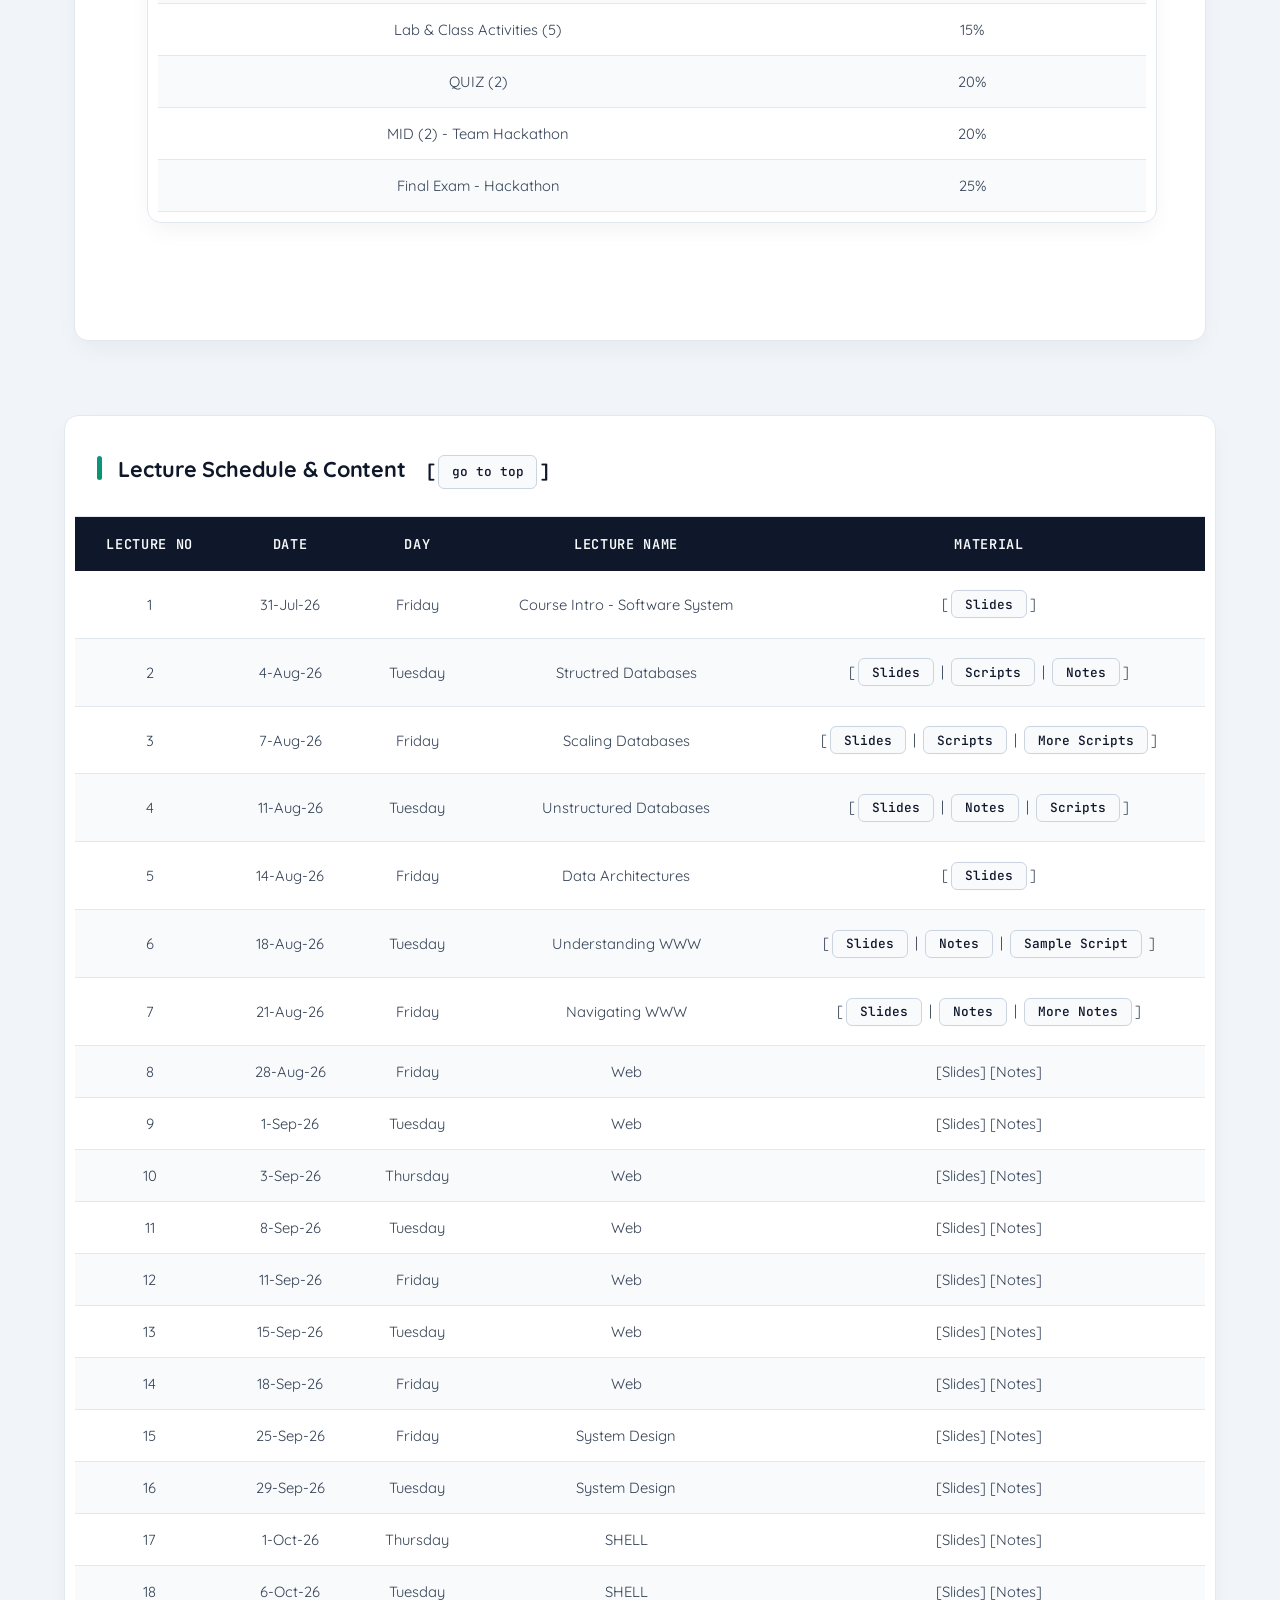
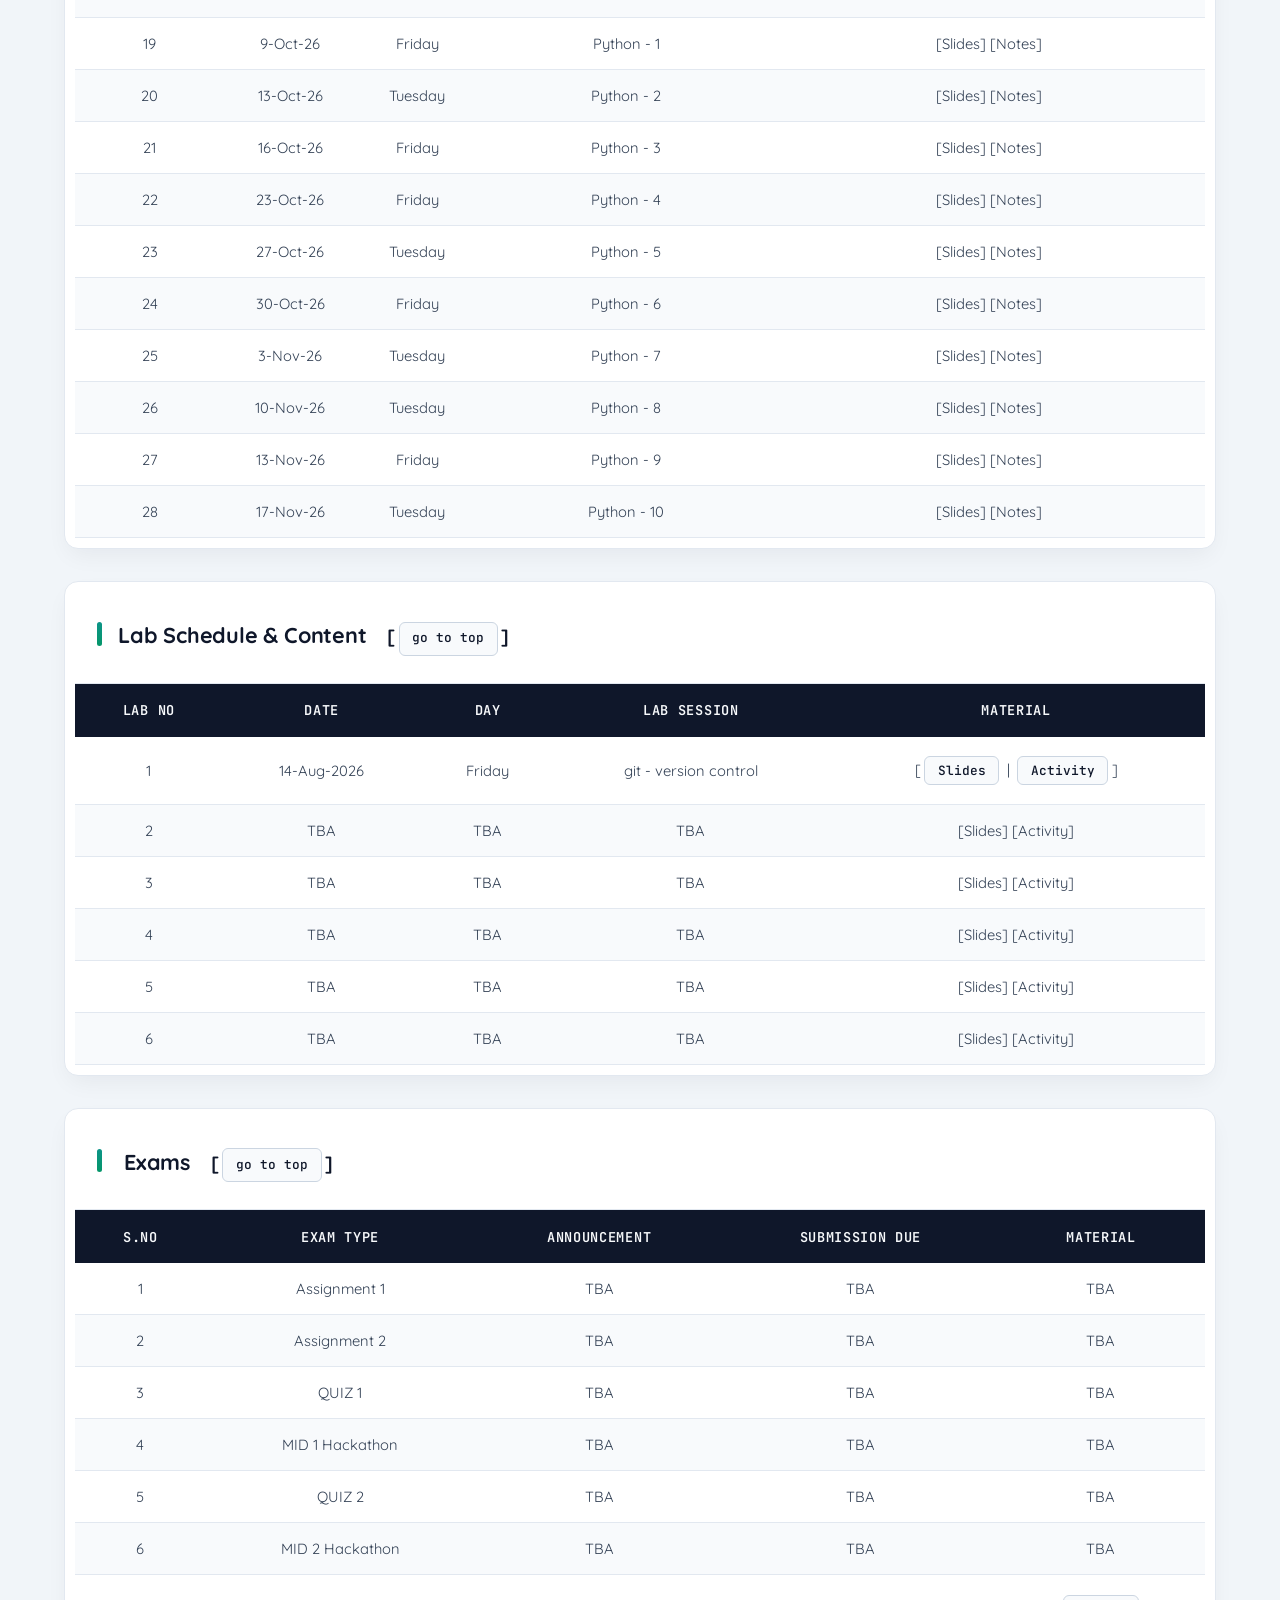
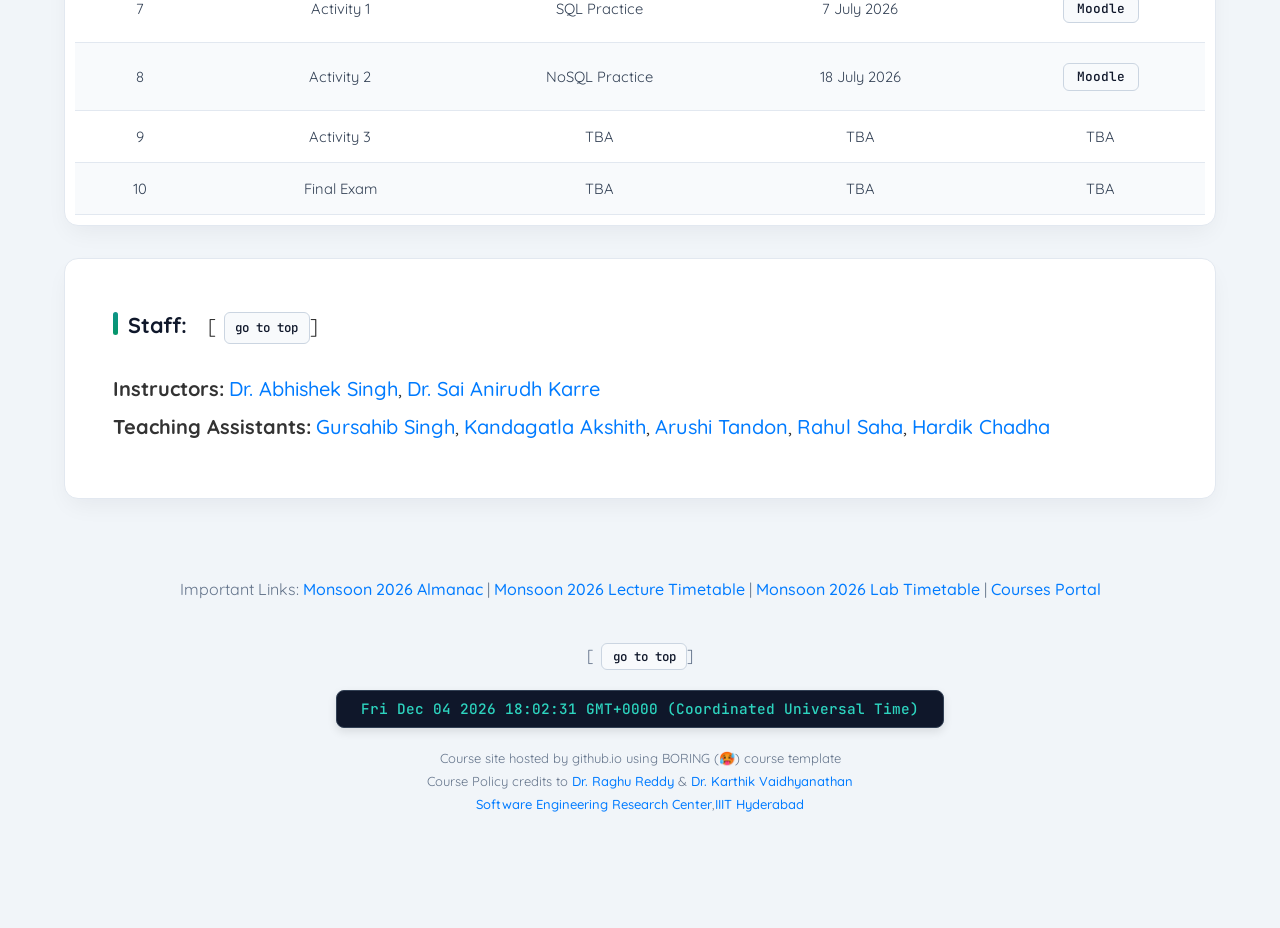
<file: html_css/ssdcoursepage.html>
<html>
<head>
  <link rel="stylesheet" href="ssdcourse.css">
  <title>CS6.302 SSD Monsoon 2026</title>
<meta name="viewport" content="width=device-width, initial-scale=1.0"/>
<link rel="stylesheet" href="https://fonts.googleapis.com/css?family=Quicksand">
<link href="https://cdn.jsdelivr.net/npm/bootstrap@4.6.1/dist/css/bootstrap.min.css" rel="stylesheet" integrity="sha256-DF7Zhf293AJxJNTmh5zhoYYIMs2oXitRfBjY+9L//AY=" crossorigin="anonymous">
<style>
body {font-family: Quicksand; font-size: 20px; color:#333}
        table
        {
            font-family: Quicksand; font-size:20px; color:#333;
            border-collapse:collapse;
            width:1000px;
            padding:10px;
            border-spacing:10px
			
        }

	.light-text-row {
        color: #ADADAD; 
    }

</style>


	<script>
  
  const lastModified = new Date(document.lastModified);
 
  const formattedDate = lastModified.toLocaleString('en-US', {
    year: 'numeric',
    month: 'long',
    day: 'numeric',
    hour: '2-digit',
    minute: '2-digit'
  });

  document.getElementById("lastUpdated").innerHTML += formattedDate;
</script>
<script>
function startTime() {
  const today = new Date();
  let h = today.getHours();
  let m = today.getMinutes();
  let s = today.getSeconds();
  m = checkTime(m);
  s = checkTime(s);
  document.getElementById('txt').innerHTML = today 
  setTimeout(startTime, 1000);
}

function checkTime(i) {
  if (i < 10) {i = "0" + i};  // add zero in front of numbers < 10
  return i;
}
</script>
<script src="https://ajax.googleapis.com/ajax/libs/jquery/3.5.1/jquery.min.js"></script>
</head>
<body onload="startTime()">
	<!--<script>
	alert("All the Best for your Final Exam!"");
		</script>-->
<table align="center" width="100%" cellspacing="10" cellpadding="10" border="0">
<tr>
<td><h1 align="center" id="home">CS6.302 - Software System Development</h1><h3 align="center">Software Engineering Research Center, IIIT Hyderabad</h3> <h3 align="center">Monsoon 2026</h3></td>
</tr>
<tr>
<td>&nbsp;&nbsp;|&nbsp;&nbsp;&nbsp; <a href="#about">About</a>&nbsp;&nbsp;|&nbsp;&nbsp;&nbsp; <a href="#lecture">Lecture/Lab/Office Hours</a> &nbsp;&nbsp;|&nbsp;&nbsp;&nbsp; <a href="#cpolicy">Course Policy</a> &nbsp;&nbsp;|&nbsp;&nbsp;&nbsp; <a href="#schedule">Lectures</a> &nbsp;&nbsp;|&nbsp;&nbsp;&nbsp;  <a href="#lab">Lab</a> &nbsp;&nbsp;|&nbsp;&nbsp;&nbsp; <a href="#activity">Exams</a> &nbsp;&nbsp;|&nbsp;&nbsp;&nbsp; <a href="#staff">Staff</a>&nbsp;&nbsp;|&nbsp;&nbsp;&nbsp; <hr></td>
</tr>
<tr>
<td> <p align="left"><b id="about">About:</b> Software System Development is a graduate-level course that equips students with a comprehensive understanding of the principles, tools, and practices involved in designing and building modern software systems. Emphasizing a systems-oriented perspective, the course explores foundational and contemporary topics including Operating Systems, Computer Networks, Software Engineering methodologies, and Database Systems (both relational and NoSQL).
<br>
<br>
Students will gain practical experience with industry-relevant tools and technologies such as Bash scripting, SQL, NoSQL databases, HTML, CSS, JavaScript, front-end frameworks, RESTful APIs, Python, and Flask. The course focuses on building scalable, maintainable, and secure software systems while fostering an appreciation for system integration, version control, development workflows, and deployment strategies.
<br>
<br>
Designed for students with a fundamental background in programming, this course bridges theory and practice, preparing them to contribute effectively to complex software development projects in both research and industry settings.<hr></td>
</tr>
<tr>
<td> <p align="left"><b id="lecture">Lecture/Lab Hours:</b> The lectures will be in-person and will be conducted by the Instructor. The lab sessions will be in-person and will be conducted by the Teaching Assistants. The lecture material (slides, lectures notes, Suppl Material) can be accessed from this website The lecture and lab hours are mentioned below:

<ul><li>Lecture &#x1F3DB; : 8:30 AM to 9:55 AM - Tuesdays and Fridays - Lecture Hall: H-204</li> <li>Lab/Tutorial &#x1F4BB; : 02:00 PM to 5:00 PM Friday - Lecture Hall: SH1 </li></ul></p>
<p align="left"><b>Office Hours:</b> There are no specific instructor office hours. Instructor is available to meet all the students for 15 minutes before and after every class to address any queries or concerns. You can also directly write to instructor at saianirudh.karre[at]iiit.ac.in to get your queries addressed. TA office hours can be found <a href="#staff">here</a>.
</p><hr>
</td>
</tr>
<tr>
<td>
<p align="left"><b id="cpolicy">Course Policy:</b> &nbsp;&nbsp;&nbsp;[<a href="#home">go to top</a>]
<ul>
<li><b>Teaching and Learning Methodology:</b>This course is designed in such a manner to help learners get the essence of principles behind good software system development. Learners will be taught concepts by making them work on real-life problems. This will promote deeper engagement, deeper understanding and resembles the true career situation. 
</li>
<li><b>Academic Honesty:</b> If A helps B in a Task X -> B doesn't get opportunity to do task X, B doesn't learn the skill to do task X, B gets spoilt-dependent-unfit for jobs requiring skills of task X, You may think it is okay to do it only once and not repeat it, But when a task is done once it gets wired into the brain as being "okay" and unless there is a strong reason it will repeat. If you want to help, help to learn!
<br>
<br> 
</li>
<li><b>Zero Tolerance on Plagiarism:</b>This course requires student to submit assignments, participate in in-class activities, give mid and final exams, work with groups on projects and so on. Any forms of cheating or plagiarism will result in a score of “0” for projects, assignments or exams. Egregious cases will result in a grade of “F” for the course.
<br>
<br> 
</li>
<li><b>Absentee policy:</b> You are expected to attend and participate in all lectures and lab sessions (graded or ungraded).  However, if any quiz/activity is held during the lecture session that you are absent, you will be given a ‘0’ for the same. There will be NO make up classes/quizzes/activities. These rules are not meant to be demeaning or penalizing. They are stated to establish a clear understanding of the course expectations for student participation and demeanor in the classroom. These rules are meant to help/motivate students to learn. 
<br>
<br> 
</li>
<li><b>Miscellaneous Instructions:</b> Given the subject is based on building software systems, ensure you have a laptop with decent configuration. Please make every effort to participate in the in-class discussions, interact with the instructor during class, interact with the TAs during the labs. You are expected to attend the class with your personal machine. 
<br>
<br> 
</li>
<li><b>Use of AI Tools:</b> Students are free to use different AI tools like ChatGPT, Co-pilot, etc. for the course assignments/activities. However, please do mention what tools and how they have been used in the submission report. Please note that these tools can mislead or provide wrong solutions. Its important to know the concept before using the tools. Tools are at the end-of-the day enablers. Today it will be ChatGPT tomorrow it will be something else but the concepts needs to be clear to leverage the different tools. Bottomline, feel free to use different tools but use them wisely!
<br>
<br> 
</li>
<li><b>Submission Deadlines:</b> Considering this course has more than 100+ enrolled students, there will be NO extensions! for any graded task. It is your responsibility to submit an assignment or a lab activity on a prescribed deadline. Please do not wait until last minute to submit your submission. We will not entertain last minute huddle issues due to moodle. The instructors and TAs shall provide considerable amount of time for all your assignments and lab activities with a grace time for submission. Please ensure that you follow the respective submission guidelines while you submit for assignments and lab activities. If you couldn't submit any graded task due to health issues/attending a game/attending a conference/personal issue - please work with academic office for exemption. 
<br>
<br> 
</li>
<li><b>Grading Policy:</b> Once a grade for certain course deliverable (labs, assignments, quiz, exam, etc.) is released, the students may request a re-evaluation (with appropriate reasons) of the grade up to a week after the grade has been posted. After that, the student may not discuss prior grades with the instructor (even if the instructors or TAs are at fault). There will be no makeup activity/lab under any circumstances unless prior permission is granted from Academic Office. Late submissions will not be entertained unless there is a genuine health reason. Appropriate medical documentation will be needed in such cases - - please work with academic office for exemption.
<br>
<br> 
</li>
<li><b>Grading Distribution:</b> The course instructor reserves the right to make minor modifications to the above distribution based on the progress of the courses. Below is the overall grade distribution.
<br>
<br> 
<table border="1" align="center">
<tr align="center"><th>Deliverables</th><th>Weightage</th></tr>
<tr align="center"><td>Assignment (2)</td><td>20%</td></tr>
<tr align="center"><td>Lab & Class Activities (5)</td><td>15%</td></tr>
<tr align="center"><td>QUIZ (2)</td><td>20%</td></tr>
<tr align="center"><td>MID (2) - Team Hackathon</td><td>20%</td></tr>
<tr align="center"><td>Final Exam - Hackathon</td><td>25%</td></tr>
</table>
</li>
<br>
<!--<li><b>Evaluation Rubric:</b> All evaluations as part of this course follow below evaluation rubric. TAs will follow below guidelines for evaluating assignments and lab activities for this course.
<br>
<br>
<table border="1" align="center" width="10%">
<tr><th>Rubric</th><th>Input(15%)</th><th>Logic(60%)</th><th>Output(15%)</th><th>Submission(10%)</th></tr>
<tr><td>Exceptional (100%)</td><td>All inputs are working as per the requirements</td><td>Logic is accurate and as per the requirements defined in the question</td><td>All outputs are returned as per the requirements</td><td>Script submissions are correct and as per requirements</td></tr>
<tr><td>Acceptable (70%)</td><td>Inputs are partially working as per the requirements</td><td>Logic is almost correct and as per the requirements defined in the question</td><td>Outputs are partially returned as per the requirements</td><td>Script submissions is partially correct and as per requirements</td></tr>
<tr><td>Beginning (30%)</td><td>At least one input is working as per the requirements</td><td>Logic is partially correct and as per the requirements defined in the question</td><td>At least one output is returned as per the requirement</td><td>Atleast one part of the script submission is correct and as per requirements</td></tr>
<tr><td>No Response (0%)</td><td>None of the inputs are working as per the requirements</td><td>Logic is incorrect and not as per the requirements defined in the question</td><td>None of the outputs are returned as per the requirements</td><td>Script submissions is incorrect and not as per requirements</td></tr>
</table> 
</li>-->
</ul><hr>
</p>
</td>
</tr>
</tr>
</table> 

<table border="1" align="center" width="10%" class="tg">
<tr>
<td colspan="5"><p align="left"><b id="schedule">&nbsp;Lecture Schedule & Content</b>&nbsp;&nbsp;&nbsp;[<a href="#home">go to top</a>]</p></td>
</tr >
  <tr align="center">
    <th class="tg-7btt">Lecture No</th>
    <th class="tg-7btt">Date</th>
    <th class="tg-7btt">Day</th>
    <th class="tg-7btt">Lecture Name</th>
    <th class="tg-7btt">Material</th>
  </tr>
<tbody align="center">
  <tr>
    <td class="tg-c3ow">1</td>
    <td class="tg-c3ow">31-Jul-26</td>
    <td class="tg-c3ow">Friday</td>
    <td class="tg-c3ow">Course Intro - Software System</td>
    <td class="tg-c3ow">[<a href="https://docs.google.com/viewer?url=https://raw.githubusercontent.com/serc-iiith/serc-iiith.github.io/main/CourseContent/CS6302_M26/SSD_Class1.pdf" target="_blank">Slides</a>]</td>
  </tr>
  <tr>
    <td class="tg-c3ow">2</td>
    <td class="tg-c3ow">4-Aug-26</td>
    <td class="tg-c3ow">Tuesday</td>
    <td class="tg-c3ow">Structred Databases</td>
    <td class="tg-c3ow">[<a href="https://docs.google.com/viewer?url=https://raw.githubusercontent.com/serc-iiith/serc-iiith.github.io/main/CourseContent/CS6302_M26/StructuredData.pdf" target="_blank">Slides</a> | <a href="https://docs.google.com/viewer?url=https://raw.githubusercontent.com/serc-iiith/serc-iiith.github.io/main/CourseContent/CS6302_M26/databases.sql" target="_blank">Scripts</a> | <a href="https://tinted-rumba-8c6.notion.site/Structured-Databases-2456a6248bf6805f83e1cbf0a58761ec" target="_blank">Notes</a>]</td>
  </tr>
  <tr>
    <td class="tg-c3ow">3</td>
    <td class="tg-c3ow">7-Aug-26</td>
    <td class="tg-c3ow">Friday</td>
    <td class="tg-c3ow">Scaling Databases</td>
    <td class="tg-c3ow">[<a href="https://docs.google.com/viewer?url=https://raw.githubusercontent.com/serc-iiith/serc-iiith.github.io/main/CourseContent/CS6302_M26/ScalingDatabases.pdf" target="_blank">Slides</a> | <a href="https://docs.google.com/viewer?url=https://raw.githubusercontent.com/serc-iiith/serc-iiith.github.io/main/CourseContent/CS6302_M26/databases_2.sql" target="_blank">Scripts</a> | <a href="https://docs.google.com/viewer?url=https://raw.githubusercontent.com/serc-iiith/serc-iiith.github.io/main/CourseContent/CS6302_M26/databases_3.sql" target="_blank">More Scripts</a>]</td>
  </tr>
  <tr>
    <td class="tg-c3ow">4</td>
    <td class="tg-c3ow">11-Aug-26</td>
    <td class="tg-c3ow">Tuesday</td>
    <td class="tg-c3ow">Unstructured Databases</td>
    <td class="tg-c3ow">[<a href="https://docs.google.com/viewer?url=https://raw.githubusercontent.com/serc-iiith/serc-iiith.github.io/main/CourseContent/CS6302_M26/UnStructuredDatabases.pdf" target="_blank">Slides</a> | <a href="https://tinted-rumba-8c6.notion.site/Unstructured-Databases-24b6a6248bf680679b36e76c33d301c4" target="_blank">Notes</a> | <a href="https://raw.githubusercontent.com/serc-iiith/serc-iiith.github.io/refs/heads/main/CourseContent/CS6302_M26/mongo.txt" target="_blank">Scripts</a>]</td>
  </tr>
  <tr>
    <td class="tg-c3ow">5</td>
    <td class="tg-c3ow">14-Aug-26</td>
    <td class="tg-c3ow">Friday</td>
    <td class="tg-c3ow">Data Architectures</td>
    <td class="tg-c3ow">[<a href="https://docs.google.com/viewer?url=https://raw.githubusercontent.com/serc-iiith/serc-iiith.github.io/main/CourseContent/CS6302_M26/DatabaseArchitectures.pdf" target="_blank">Slides</a>]</td>
  </tr>
  <tr>
    <td class="tg-c3ow">6</td>
    <td class="tg-c3ow">18-Aug-26</td>
    <td class="tg-c3ow">Tuesday</td>
    <td class="tg-c3ow">Understanding WWW</td>
    <td class="tg-c3ow">[<a href="https://docs.google.com/viewer?url=https://raw.githubusercontent.com/serc-iiith/serc-iiith.github.io/main/CourseContent/CS6302_M26/www.pdf" target="_blank">Slides</a> | <a href="https://tinted-rumba-8c6.notion.site/Web-Technology-2566a6248bf6800488d0c13a992502e4" target="_blank">Notes</a> | <a href="https://raw.githubusercontent.com/serc-iiith/serc-iiith.github.io/refs/heads/main/CourseContent/CS6302_M26/samplehtml.html" target="_blank">Sample Script</a> ]</td>
  </tr>
  <tr>
    <td class="tg-c3ow">7</td>
    <td class="tg-c3ow">21-Aug-26</td>
    <td class="tg-c3ow">Friday</td>
    <td class="tg-c3ow">Navigating WWW</td>
    <td class="tg-c3ow">[<a href="https://docs.google.com/viewer?url=https://raw.githubusercontent.com/serc-iiith/serc-iiith.github.io/main/CourseContent/CS6302_M26/WebLanguages.pdf" target="_blank">Slides</a> | <a href="https://github.com/serc-iiith/serc-iiith.github.io/blob/main/CourseContent/CS6302_M26/html.md" target="_blank">Notes</a> | <a href="https://github.com/serc-iiith/serc-iiith.github.io/blob/main/CourseContent/CS6302_M26/css.md" target="_blank">More Notes</a>]</td>
  </tr>
  <tr>
    <td class="tg-c3ow">8</td>
    <td class="tg-c3ow">28-Aug-26</td>
    <td class="tg-c3ow">Friday</td>
    <td class="tg-c3ow">Web</td>
    <td class="tg-c3ow">[Slides] [Notes]</td>
  </tr>
  <tr>
    <td class="tg-c3ow">9</td>
    <td class="tg-c3ow">1-Sep-26</td>
    <td class="tg-c3ow">Tuesday</td>
    <td class="tg-c3ow">Web</td>
    <td class="tg-c3ow">[Slides] [Notes]</td>
  </tr>
  <tr>
    <td class="tg-c3ow">10</td>
    <td class="tg-c3ow">3-Sep-26</td>
    <td class="tg-c3ow">Thursday</td>
    <td class="tg-c3ow">Web</td>
    <td class="tg-c3ow">[Slides] [Notes]</td>
  </tr>
  <tr>
    <td class="tg-c3ow">11</td>
    <td class="tg-c3ow">8-Sep-26</td>
    <td class="tg-c3ow">Tuesday</td>
    <td class="tg-c3ow">Web</td>
    <td class="tg-c3ow">[Slides] [Notes]</td>
  </tr>
  <tr>
    <td class="tg-c3ow">12</td>
    <td class="tg-c3ow">11-Sep-26</td>
    <td class="tg-c3ow">Friday</td>
    <td class="tg-c3ow">Web</td>
    <td class="tg-c3ow">[Slides] [Notes]</td>
  </tr>
  <tr>
    <td class="tg-c3ow">13</td>
    <td class="tg-c3ow">15-Sep-26</td>
    <td class="tg-c3ow">Tuesday</td>
    <td class="tg-c3ow">Web</td>
    <td class="tg-c3ow">[Slides] [Notes]</td>
  </tr>
  <tr>
    <td class="tg-c3ow">14</td>
    <td class="tg-c3ow">18-Sep-26</td>
    <td class="tg-c3ow">Friday</td>
    <td class="tg-c3ow">Web</td>
    <td class="tg-c3ow">[Slides] [Notes]</td>
  </tr>
  <tr>
    <td class="tg-c3ow">15</td>
    <td class="tg-c3ow">25-Sep-26</td>
    <td class="tg-c3ow">Friday</td>
    <td class="tg-c3ow">System Design</td>
    <td class="tg-c3ow">[Slides] [Notes]</td>
  </tr>
  <tr>
    <td class="tg-c3ow">16</td>
    <td class="tg-c3ow">29-Sep-26</td>
    <td class="tg-c3ow">Tuesday</td>
    <td class="tg-c3ow">System Design</td>
    <td class="tg-c3ow">[Slides] [Notes]</td>
  </tr>
  <tr>
    <td class="tg-c3ow">17</td>
    <td class="tg-c3ow">1-Oct-26</td>
    <td class="tg-c3ow">Thursday</td>
    <td class="tg-c3ow">SHELL</td>
    <td class="tg-c3ow">[Slides] [Notes]</td>
  </tr>
  <tr>
    <td class="tg-c3ow">18</td>
    <td class="tg-c3ow">6-Oct-26</td>
    <td class="tg-c3ow">Tuesday</td>
    <td class="tg-c3ow">SHELL</td>
    <td class="tg-c3ow">[Slides] [Notes]</td>
  </tr>
  <tr>
    <td class="tg-c3ow">19</td>
    <td class="tg-c3ow">9-Oct-26</td>
    <td class="tg-c3ow">Friday</td>
    <td class="tg-c3ow">Python - 1</td>
    <td class="tg-c3ow">[Slides] [Notes]</td>
  </tr>
  <tr>
    <td class="tg-c3ow">20</td>
    <td class="tg-c3ow">13-Oct-26</td>
    <td class="tg-c3ow">Tuesday</td>
    <td class="tg-c3ow">Python - 2</td>
    <td class="tg-c3ow">[Slides] [Notes]</td>
  </tr>
  <tr>
    <td class="tg-c3ow">21</td>
    <td class="tg-c3ow">16-Oct-26</td>
    <td class="tg-c3ow">Friday</td>
    <td class="tg-c3ow">Python - 3</td>
    <td class="tg-c3ow">[Slides] [Notes]</td>
  </tr>
  <tr>
    <td class="tg-c3ow">22</td>
    <td class="tg-c3ow">23-Oct-26</td>
    <td class="tg-c3ow">Friday</td>
    <td class="tg-c3ow">Python - 4</td>
    <td class="tg-c3ow">[Slides] [Notes]</td>
  </tr>
  <tr>
    <td class="tg-c3ow">23</td>
    <td class="tg-c3ow">27-Oct-26</td>
    <td class="tg-c3ow">Tuesday</td>
    <td class="tg-c3ow">Python - 5</td>
    <td class="tg-c3ow">[Slides] [Notes]</td>
  </tr>
  <tr>
    <td class="tg-c3ow">24</td>
    <td class="tg-c3ow">30-Oct-26</td>
    <td class="tg-c3ow">Friday</td>
    <td class="tg-c3ow">Python - 6</td>
    <td class="tg-c3ow">[Slides] [Notes]</td>
  </tr>
  <tr>
    <td class="tg-c3ow">25</td>
    <td class="tg-c3ow">3-Nov-26</td>
    <td class="tg-c3ow">Tuesday</td>
    <td class="tg-c3ow">Python - 7</td>
    <td class="tg-c3ow">[Slides] [Notes]</td>
  </tr>
  <tr>
    <td class="tg-c3ow">26</td>
    <td class="tg-c3ow">10-Nov-26</td>
    <td class="tg-c3ow">Tuesday</td>
    <td class="tg-c3ow">Python - 8</td>
    <td class="tg-c3ow">[Slides] [Notes]</td>
  </tr>
  <tr>
    <td class="tg-c3ow">27</td>
    <td class="tg-c3ow">13-Nov-26</td>
    <td class="tg-c3ow">Friday</td>
    <td class="tg-c3ow">Python - 9</td>
    <td class="tg-c3ow">[Slides] [Notes]</td>
  </tr>
  <tr>
    <td class="tg-c3ow">28</td>
    <td class="tg-c3ow">17-Nov-26</td>
    <td class="tg-c3ow">Tuesday</td>
    <td class="tg-c3ow">Python - 10</td>
    <td class="tg-c3ow">[Slides] [Notes]</td>
  </tr>
</tbody></table>
<table align="center" width="10%" cellspacing="10" cellpadding="10" border="0">
<tr><td><hr></td></tr>
</table>

<table border="1" align="center" width="10%" class="tg">
<tr>
<td colspan="5"><p align="left"><b id="lab">&nbsp;Lab Schedule & Content</b>&nbsp;&nbsp;&nbsp;[<a href="#home">go to top</a>]</p></td>
</tr >
  <tr align="center">
    <th class="tg-bobw">Lab No</th>
    <th class="tg-bobw">Date</th>
    <th class="tg-bobw">Day</th>
    <th class="tg-bobw">Lab Session</th>
    <th class="tg-bobw">Material</th>
  </tr>
<tbody align="center">
  <tr>
    <td class="tg-8d8j">1</td>
    <td class="tg-8d8j">14-Aug-2026</td>
    <td class="tg-8d8j">Friday</td>
    <td class="tg-8d8j">git - version control</td>
    <td class="tg-8d8j">[<a href="https://docs.google.com/viewer?url=https://raw.githubusercontent.com/serc-iiith/serc-iiith.github.io/main/CourseContent/CS6302_M26/Labs/lab01/GitLab.pdf" target="_blank">Slides</a> | <a href="https://docs.google.com/viewer?url=https://raw.githubusercontent.com/serc-iiith/serc-iiith.github.io/main/CourseContent/CS6302_M26/Labs/lab01/GitLabActivity.pdf" target="_blank">Activity</a>]</td>
  </tr>
  <tr>
    <td class="tg-8d8j">2</td>
    <td class="tg-8d8j">TBA</td>
    <td class="tg-8d8j">TBA</td>
    <td class="tg-8d8j">TBA</td>
    <td class="tg-8d8j">[Slides] [Activity]</td>
  </tr>
  <tr>
    <td class="tg-8d8j">3</td>
    <td class="tg-8d8j">TBA</td>
    <td class="tg-8d8j">TBA</td>
    <td class="tg-8d8j">TBA</td>
    <td class="tg-8d8j">[Slides] [Activity]</td>
  </tr>
  <tr>
    <td class="tg-8d8j">4</td>
    <td class="tg-8d8j">TBA</td>
    <td class="tg-8d8j">TBA</td>
    <td class="tg-8d8j">TBA</td>
    <td class="tg-8d8j">[Slides] [Activity]</td>
  </tr>
  <tr>
    <td class="tg-8d8j">5</td>
    <td class="tg-8d8j">TBA</td>
    <td class="tg-8d8j">TBA</td>
    <td class="tg-8d8j">TBA</td>
    <td class="tg-8d8j">[Slides] [Activity]</td>
  </tr>
  <tr>
    <td class="tg-8d8j">6</td>
    <td class="tg-8d8j">TBA</td>
    <td class="tg-8d8j">TBA</td>
    <td class="tg-8d8j">TBA</td>
    <td class="tg-8d8j">[Slides] [Activity]</td>
  </tr>
</tbody></table>

<table align="center" width="10%" cellspacing="10" cellpadding="10" border="0">
<tr><td><hr></td></tr>
</table>
<table align="center" width="10%" border="1">
<tr><td colspan="5">
<p align="left"> <b id="activity">&nbsp; Exams</b>&nbsp;&nbsp;&nbsp;[<a href="#home">go to top</a>]</p>
</td>
</tr>
  <tr align="center">
    <th class="tg-bobw">S.No</th>
    <th class="tg-bobw">Exam Type</th>
    <th class="tg-bobw">Announcement</th>
    <th class="tg-bobw">Submission Due</th>
    <th class="tg-bobw">Material</th>
  </tr>
<tbody align="center">
  <tr>
    <td class="tg-8d8j">1</td>
    <td class="tg-8d8j">Assignment 1</td>
    <td class="tg-8d8j">TBA</td>
    <td class="tg-8d8j">TBA</td>
    <td class="tg-8d8j">TBA</td>
  </tr>
  <tr>
    <td class="tg-8d8j">2</td>
    <td class="tg-8d8j">Assignment 2</td>
    <td class="tg-8d8j">TBA</td>
    <td class="tg-8d8j">TBA</td>
    <td class="tg-8d8j">TBA</td>
  </tr>
  <tr>
    <td class="tg-8d8j">3</td>
    <td class="tg-8d8j">QUIZ 1</td>
    <td class="tg-8d8j">TBA</td>
    <td class="tg-8d8j">TBA</td>
    <td class="tg-8d8j">TBA</td>
  </tr>
  <tr>
    <td class="tg-8d8j">4</td>
    <td class="tg-8d8j">MID 1 Hackathon</td>
    <td class="tg-8d8j">TBA</td>
    <td class="tg-8d8j">TBA</td>
    <td class="tg-8d8j">TBA</td>
  </tr>
  <tr>
    <td class="tg-8d8j">5</td>
    <td class="tg-8d8j">QUIZ 2</td>
    <td class="tg-8d8j">TBA</td>
    <td class="tg-8d8j">TBA</td>
    <td class="tg-8d8j">TBA</td>
  </tr>
	 <tr>
    <td class="tg-8d8j">6</td>
    <td class="tg-8d8j">MID 2 Hackathon</td>
    <td class="tg-8d8j">TBA</td>
    <td class="tg-8d8j">TBA</td>
    <td class="tg-8d8j">TBA</td>
  </tr>
  <tr>
    <td class="tg-8d8j">7</td>
    <td class="tg-8d8j">Activity 1</td>
    <td class="tg-8d8j">SQL Practice</td>
    <td class="tg-8d8j">7 July 2026</td>
    <td class="tg-8d8j"><a href="https://courses.iiit.ac.in/mod/assign/view.php?id=69645" target="_blank">Moodle</a></td>
  </tr>
  <tr>
    <td class="tg-8d8j">8</td>
    <td class="tg-8d8j">Activity 2</td>
    <td class="tg-8d8j">NoSQL Practice</td>
    <td class="tg-8d8j">18 July 2026</td>
    <td class="tg-8d8j"><a href="https://courses.iiit.ac.in/mod/assign/view.php?id=70178" target="_blank">Moodle</a></td>
  </tr>
  <tr>
    <td class="tg-8d8j">9</td>
    <td class="tg-8d8j">Activity 3</td>
    <td class="tg-8d8j">TBA</td>
    <td class="tg-8d8j">TBA</td>
    <td class="tg-8d8j">TBA</td>
  </tr>
  <tr>
    <td class="tg-8d8j">10</td>
    <td class="tg-8d8j">Final Exam</td>
    <td class="tg-8d8j">TBA</td>
    <td class="tg-8d8j">TBA</td>
    <td class="tg-8d8j">TBA</td>
  </tr>
</tbody></table>




<table align="center" width="10%" border="0">
<tr>
<td><hr> <p align="left"><b id="staff">Staff:</b>&nbsp;&nbsp;&nbsp;[<a href="#home">go to top</a>] </p></td>
<tr>
<td><b>Instructors:</b> <a href="https://sites.google.com/view/abhishek-singh/home" target="_blank">Dr. Abhishek Singh</a>, <a href="https://sai11101989.github.io" target="_blank">Dr. Sai Anirudh Karre</a> </td>
</tr>
<tr>
<td><b>Teaching Assistants:</b> <a href="https://www.linkedin.com/in/gursahib-singh-18392736a/" target="_blank">Gursahib Singh</a>, <a href="https://www.linkedin.com/in/kandagatla-akshith-4b9a5131b/" target="_blank">Kandagatla Akshith</a>, <a href="https://www.linkedin.com/in/arushi-tandon-5139982a0/" target="_blank">Arushi Tandon</a>, <a href="https://www.linkedin.com/in/rahulsaha99/" target="_blank">Rahul Saha</a>, <a href="https://www.linkedin.com/in/hardik-chadha-876338266/" target="_blank">Hardik Chadha</a></td>
</tr>
<tr><td><hr></td></tr>
</table>
<table align="center" width="10%" cellspacing="10" cellpadding="10" border="0">
<tr>
<td><p align="center"><font face="Quicksand" size="3">
Important Links: <a href="https://intranet.iiit.ac.in/offices/static/files/Monsoon_2026_Almanac_Final.pdf" target="_blank">Monsoon 2026 Almanac</a> | <a href="https://intranet.iiit.ac.in/offices/static/files/Lecture_Timetable_M26-V3.pdf" target="_blank">Monsoon 2026 Lecture Timetable</a> | <a href="https://intranet.iiit.ac.in/offices/static/files/Non-UG1_Lab%26Tutorial_timetable_M26-V3.pdf" target="_blank">Monsoon 2026 Lab Timetable</a> | <a href="https://courses.iiit.ac.in/course/view.php?id=5840" target="_blank">Courses Portal</a> 
</font></p><hr></td>
</tr>
<tr>
<td>  <font face="Quicksand" size="3"> [<a href="#home">go to top</a>]<br><div align="center" id="txt"></div></font> 
<p align="center"><font face="Quicksand" size="2">
		Course site hosted by github.io using BORING (&#129397;) course template <br>
		
		Course Policy credits to <a href="https://faculty.iiit.ac.in/~raghu.reddy/Home.html">Dr. Raghu Reddy</a> & <a href="https://karthikvaidhyanathan.com/">Dr. Karthik Vaidhyanathan</a><br>
	<a href="https://serc.iiit.ac.in">Software Engineering Research Center</a>,<a href="https://iiit.ac.in">IIIT Hyderabad</a></font><br> </p><!--<br><p id="lastUpdated" align="center"><font face="Quicksand" size="2">Site Last Updated on: </font></p>--></td>
</tr>
</table>


	</body>
</html>
</file>
<file: ssdcourse.css>
/* ==========================================================================
   CS6.302 SSD Course Portal Stylesheet
   Design: Modern Slate & Emerald Tech Theme
   ========================================================================== */

@import url('https://fonts.googleapis.com/css2?family=Space+Grotesk:wght@400;500;600;700&family=JetBrains+Mono:wght@400;500&display=swap');

:root {
  --canvas-bg: #0f172a;
  --surface-card: #ffffff;
  --text-main: #334155;
  --text-dark: #0f172a;
  --text-muted: #64748b;
  --accent-teal: #0d9488;
  --accent-emerald: #059669;
  --border-color: #e2e8f0;
  --radius-card: 14px;
  --card-shadow: 0 10px 25px -5px rgba(15, 23, 42, 0.06);
}

/* --- Global Layout & Reset --- */
* {
  box-sizing: border-box;
}

html {
  scroll-behavior: smooth;
}

body {
  font-family: 'Space Grotesk', -apple-system, BlinkMacSystemFont, sans-serif !important;
  background-color: #f1f5f9 !important;
  color: var(--text-main) !important;
  font-size: 15px !important;
  line-height: 1.7 !important;
  padding: 2.5rem 2rem !important;
  max-width: 1440px !important;
  width: 95% !important;
  margin: 0 auto !important;
}

/* Base Table Overrides */
table {
  width: 100% !important;
  border-collapse: separate !important;
  border-spacing: 0 !important;
  border: none !important;
  background: transparent;
  margin-bottom: 2rem;
}

hr {
  display: none !important;
}

/* Hide standalone spacer tables */
table:not(.tg):not([border="1"]):not(:first-of-type):not(:last-of-type):not(:has(#staff)) {
  display: none !important;
}

/* ==========================================================================
   1. Header Hero Banner
   ========================================================================== */

body > table:first-of-type > tbody > tr:first-child > td {
  display: block;
  background: linear-gradient(135deg, #0f172a 0%, #1e293b 100%);
  border-radius: var(--radius-card);
  padding: 3.5rem 3rem !important;
  text-align: center;
  box-shadow: 0 20px 25px -5px rgba(15, 23, 42, 0.2);
  border: 1px solid #334155 !important;
  margin-bottom: 1.5rem;
  position: relative;
  overflow: hidden;
}

body > table:first-of-type > tbody > tr:first-child > td::before {
  content: "";
  position: absolute;
  top: -50%;
  left: -50%;
  width: 200%;
  height: 200%;
  background: radial-gradient(circle, rgba(13, 148, 136, 0.15) 0%, transparent 70%);
  pointer-events: none;
}

h1#home {
  font-size: 2.6rem !important;
  font-weight: 700 !important;
  color: #f8fafc !important;
  letter-spacing: -0.03em;
  margin-bottom: 0.5rem !important;
}

h3 {
  font-size: 1.1rem !important;
  font-weight: 400 !important;
  color: #94a3b8 !important;
  margin: 0.25rem 0 !important;
}

/* ==========================================================================
   2. Sticky Navigation Bar
   ========================================================================== */

body > table:first-of-type > tbody > tr:nth-child(2) > td {
  display: flex !important;
  flex-wrap: wrap;
  justify-content: center;
  align-items: center;
  gap: 0.75rem;
  background: rgba(255, 255, 255, 0.95);
  backdrop-filter: blur(8px);
  border-radius: 12px;
  border: 1px solid var(--border-color) !important;
  box-shadow: 0 4px 15px rgba(0, 0, 0, 0.04);
  padding: 0.85rem 1.5rem !important;
  position: sticky;
  top: 1rem;
  z-index: 1000;
  margin-bottom: 2.5rem;
}

body > table:first-of-type > tbody > tr:nth-child(2) > td a {
  font-family: 'JetBrains Mono', monospace;
  font-size: 0.85rem;
  font-weight: 500;
  color: var(--text-dark) !important;
  background: #f8fafc;
  padding: 0.45rem 1.1rem;
  border-radius: 6px;
  border: 1px solid var(--border-color);
  text-decoration: none;
  transition: all 0.2s ease;
}

body > table:first-of-type > tbody > tr:nth-child(2) > td a:hover {
  background: var(--accent-teal);
  color: #ffffff !important;
  border-color: var(--accent-teal);
  transform: translateY(-2px);
}

/* ==========================================================================
   3. Content Cards (About, Policies, Staff)
   ========================================================================== */

body > table:first-of-type > tbody > tr:nth-child(n+3) > td,
body > table:has(#staff) {
  display: block !important;
  background: var(--surface-card) !important;
  border-radius: var(--radius-card) !important;
  border: 1px solid var(--border-color) !important;
  box-shadow: var(--card-shadow) !important;
  margin-bottom: 2rem !important;
  padding: 2.5rem 3rem !important;
  transition: border-color 0.2s ease;
}

body > table:has(#staff) td {
  padding: 0.4rem 0 !important;
  border: none !important;
  background: transparent !important;
}

body > table:first-of-type > tbody > tr:nth-child(n+3) > td:hover,
body > table:has(#staff):hover {
  border-color: #cbd5e1 !important;
}

/* Headings with Vertical Accent Line */
b[id] {
  display: inline;
  font-size: 1.35rem;
  font-weight: 700;
  color: var(--canvas-bg);
  letter-spacing: -0.01em;
  scroll-margin-top: 6.5rem;
  margin-right: 6px;
}

b[id]::before {
  content: '';
  display: inline-block;
  width: 5px;
  height: 1.1em;
  background: linear-gradient(180deg, var(--accent-teal), var(--accent-emerald));
  border-radius: 4px;
  margin-right: 10px;
  vertical-align: -0.12em;
}

td > p {
  line-height: 1.75;
  margin-bottom: 1.25rem;
}

ul {
  padding-left: 1.5rem;
  margin: 1.2rem 0;
}

li {
  margin-bottom: 0.85rem;
  color: var(--text-main);
}

li b {
  color: var(--text-dark);
  font-weight: 600;
}

/* ==========================================================================
   4. Schedules, Exams & Grading Tables
   ========================================================================== */

table.tg,
table[border="1"] {
  display: table !important;
  width: 100% !important;
  background-color: var(--surface-card) !important;
  border-radius: var(--radius-card) !important;
  overflow: hidden;
  box-shadow: var(--card-shadow);
  border: 1px solid var(--border-color) !important;
  margin: 2rem 0 !important;
}

table.tg tr,
table[border="1"] tr {
  display: table-row !important;
}

table.tg th,
table[border="1"] th {
  display: table-cell !important;
  background-color: var(--canvas-bg) !important;
  color: #f8fafc !important;
  font-family: 'JetBrains Mono', monospace;
  font-weight: 600 !important;
  font-size: 0.85rem;
  letter-spacing: 0.05em;
  text-transform: uppercase;
  padding: 1.1rem 1.4rem !important;
  border: none !important;
  text-align: center !important;
}

table.tg td,
table[border="1"] td {
  display: table-cell !important;
  padding: 1rem 1.4rem !important;
  border-bottom: 1px solid var(--border-color) !important;
  border-top: none !important;
  border-left: none !important;
  border-right: none !important;
  font-size: 0.92rem;
  color: var(--text-main);
  background-color: var(--surface-card) !important;
}

table.tg tbody tr:nth-child(even) td,
table[border="1"] tbody tr:nth-child(even) td,
table[border="1"] tr:nth-child(even) td {
  background-color: #f8fafc !important;
}

table.tg tbody tr:hover td,
table[border="1"] tbody tr:hover td,
table[border="1"] tr:hover td {
  background-color: #f0fdfa !important;
}

td[colspan] {
  background-color: #f1f5f9 !important;
  border-bottom: 2px solid var(--border-color) !important;
}

td[colspan] p {
  font-size: 1.2rem;
  font-weight: 700;
  color: var(--canvas-bg);
  margin: 0;
  padding: 0.5rem 0;
}

/* ==========================================================================
   5. Action Buttons & Links
   ========================================================================== */

a {
  color: var(--accent-teal);
  text-decoration: none;
  font-weight: 500;
  transition: color 0.15s ease;
}

a:hover {
  color: var(--accent-emerald);
  text-decoration: underline;
}

/* Unified [go to top] button */
a[href="#home"] {
  font-family: 'JetBrains Mono', monospace;
  display: inline-block;
  background-color: #f8fafc;
  color: var(--text-dark) !important;
  padding: 0.25rem 0.65rem;
  margin-left: 0.5rem;
  border-radius: 6px;
  font-size: 0.78rem;
  font-weight: 500;
  text-decoration: none !important;
  border: 1px solid #cbd5e1;
  vertical-align: middle;
  transition: all 0.15s ease;
}

a[href="#home"]:hover {
  background-color: var(--accent-teal);
  color: #ffffff !important;
  border-color: var(--accent-teal);
  transform: translateY(-1px);
}

/* Table action pills for [Slides], [Notes], [Scripts] */
table.tg tbody a,
table[border="1"] tbody a {
  font-family: 'JetBrains Mono', monospace;
  display: inline-block;
  background-color: #f8fafc;
  color: var(--text-dark) !important;
  padding: 0.3rem 0.8rem;
  margin: 0.2rem;
  border-radius: 6px;
  font-size: 0.8rem;
  font-weight: 500;
  text-decoration: none !important;
  border: 1px solid #cbd5e1;
  transition: all 0.15s ease;
}

table.tg tbody a:hover,
table[border="1"] tbody a:hover {
  background-color: var(--accent-teal);
  color: #ffffff !important;
  border-color: var(--accent-teal);
  transform: translateY(-1px);
}

/* ==========================================================================
   6. Live Clock & Footer
   ========================================================================== */

#txt {
  font-family: 'JetBrains Mono', monospace;
  display: inline-block;
  background-color: var(--canvas-bg);
  color: #2dd4bf;
  padding: 0.55rem 1.5rem;
  border-radius: 8px;
  font-size: 0.9rem;
  font-weight: 500;
  margin: 1.2rem 0;
  border: 1px solid #334155;
  box-shadow: 0 4px 10px rgba(0, 0, 0, 0.1);
}

body > table:last-of-type {
  text-align: center;
  background: transparent !important;
  box-shadow: none !important;
  border: none !important;
  margin-top: 3.5rem;
}

body > table:last-of-type td {
  background: transparent !important;
  border: none !important;
  box-shadow: none !important;
  color: var(--text-muted);
  font-size: 0.85rem;
}

/* ==========================================================================
   Dark Mode Overrides (Add at the very end of ssdcourse.css)
   ========================================================================== */

/* 1. Global Background & Text */
body.dark-active {
  background-color: #0b0f19 !important;
  color: #cbd5e1 !important;
}

/* 2. Navigation Bar Row */
body.dark-active > table:first-of-type > tbody > tr:nth-child(2) > td {
  background: rgba(30, 41, 59, 0.95) !important;
  border-color: #334155 !important;
}

body.dark-active > table:first-of-type > tbody > tr:nth-child(2) > td a {
  background: #0f172a !important;
  color: #f8fafc !important;
  border-color: #334155 !important;
}

body.dark-active > table:first-of-type > tbody > tr:nth-child(2) > td a:hover {
  background: #0d9488 !important;
  color: #ffffff !important;
}

/* 3. Containers (About, Lecture/Lab Hours, Course Policy, Staff) */
body.dark-active > table:first-of-type > tbody > tr:nth-child(n+3) > td,
body.dark-active table:has(#staff),
body.dark-active table[border="0"] td {
  background-color: #1e293b !important;
  color: #e2e8f0 !important;
  border-color: #334155 !important;
}

body.dark-active b[id],
body.dark-active td p b,
body.dark-active li b {
  color: #38bdf8 !important;
}

body.dark-active li {
  color: #cbd5e1 !important;
}

/* 4. Table Elements & Hover Fix */
body.dark-active table.tg,
body.dark-active table[border="1"] {
  background-color: #1e293b !important;
  border-color: #334155 !important;
}

body.dark-active table.tg td,
body.dark-active table[border="1"] td {
  background-color: #1e293b !important;
  color: #cbd5e1 !important;
  border-bottom: 1px solid #334155 !important;
}

body.dark-active table.tg tbody tr:hover td,
body.dark-active table[border="1"] tbody tr:hover td {
  background-color: #2d3748 !important;
  color: #ffffff !important;
}
</file>
<file: html_css/ssdcourse.css>
/* ==========================================================================
   CS6.302 SSD Course Portal Stylesheet
   Design: Modern Slate & Emerald Tech Theme
   ========================================================================== */

@import url('https://fonts.googleapis.com/css2?family=Space+Grotesk:wght@400;500;600;700&family=JetBrains+Mono:wght@400;500&display=swap');

:root {
  --canvas-bg: #0f172a;
  --surface-card: #ffffff;
  --text-main: #334155;
  --text-dark: #0f172a;
  --text-muted: #64748b;
  --accent-teal: #0d9488;
  --accent-emerald: #059669;
  --border-color: #e2e8f0;
  --radius-card: 14px;
  --card-shadow: 0 10px 25px -5px rgba(15, 23, 42, 0.06);
}

/* --- Global Layout & Reset --- */
* {
  box-sizing: border-box;
}

html {
  scroll-behavior: smooth;
}

body {
  font-family: 'Space Grotesk', -apple-system, BlinkMacSystemFont, sans-serif !important;
  background-color: #f1f5f9 !important;
  color: var(--text-main) !important;
  font-size: 15px !important;
  line-height: 1.7 !important;
  padding: 2.5rem 2rem !important;
  max-width: 1440px !important;
  width: 95% !important;
  margin: 0 auto !important;
}

/* Base Table Overrides */
table {
  width: 100% !important;
  border-collapse: separate !important;
  border-spacing: 0 !important;
  border: none !important;
  background: transparent;
  margin-bottom: 2rem;
}

hr {
  display: none !important;
}

/* Hide standalone spacer tables */
table:not(.tg):not([border="1"]):not(:first-of-type):not(:last-of-type):not(:has(#staff)) {
  display: none !important;
}

/* ==========================================================================
   1. Header Hero Banner
   ========================================================================== */

body > table:first-of-type > tbody > tr:first-child > td {
  display: block;
  background: linear-gradient(135deg, #0f172a 0%, #1e293b 100%);
  border-radius: var(--radius-card);
  padding: 3.5rem 3rem !important;
  text-align: center;
  box-shadow: 0 20px 25px -5px rgba(15, 23, 42, 0.2);
  border: 1px solid #334155 !important;
  margin-bottom: 1.5rem;
  position: relative;
  overflow: hidden;
}

body > table:first-of-type > tbody > tr:first-child > td::before {
  content: "";
  position: absolute;
  top: -50%;
  left: -50%;
  width: 200%;
  height: 200%;
  background: radial-gradient(circle, rgba(13, 148, 136, 0.15) 0%, transparent 70%);
  pointer-events: none;
}

h1#home {
  font-size: 2.6rem !important;
  font-weight: 700 !important;
  color: #f8fafc !important;
  letter-spacing: -0.03em;
  margin-bottom: 0.5rem !important;
}

h3 {
  font-size: 1.1rem !important;
  font-weight: 400 !important;
  color: #94a3b8 !important;
  margin: 0.25rem 0 !important;
}

/* ==========================================================================
   2. Sticky Navigation Bar
   ========================================================================== */

body > table:first-of-type > tbody > tr:nth-child(2) > td {
  display: flex !important;
  flex-wrap: wrap;
  justify-content: center;
  align-items: center;
  gap: 0.75rem;
  background: rgba(255, 255, 255, 0.95);
  backdrop-filter: blur(8px);
  border-radius: 12px;
  border: 1px solid var(--border-color) !important;
  box-shadow: 0 4px 15px rgba(0, 0, 0, 0.04);
  padding: 0.85rem 1.5rem !important;
  position: sticky;
  top: 1rem;
  z-index: 1000;
  margin-bottom: 2.5rem;
}

body > table:first-of-type > tbody > tr:nth-child(2) > td a {
  font-family: 'JetBrains Mono', monospace;
  font-size: 0.85rem;
  font-weight: 500;
  color: var(--text-dark) !important;
  background: #f8fafc;
  padding: 0.45rem 1.1rem;
  border-radius: 6px;
  border: 1px solid var(--border-color);
  text-decoration: none;
  transition: all 0.2s ease;
}

body > table:first-of-type > tbody > tr:nth-child(2) > td a:hover {
  background: var(--accent-teal);
  color: #ffffff !important;
  border-color: var(--accent-teal);
  transform: translateY(-2px);
}

/* ==========================================================================
   3. Content Cards (About, Policies, Staff)
   ========================================================================== */

body > table:first-of-type > tbody > tr:nth-child(n+3) > td,
body > table:has(#staff) {
  display: block !important;
  background: var(--surface-card) !important;
  border-radius: var(--radius-card) !important;
  border: 1px solid var(--border-color) !important;
  box-shadow: var(--card-shadow) !important;
  margin-bottom: 2rem !important;
  padding: 2.5rem 3rem !important;
  transition: border-color 0.2s ease;
}

body > table:has(#staff) td {
  padding: 0.4rem 0 !important;
  border: none !important;
  background: transparent !important;
}

body > table:first-of-type > tbody > tr:nth-child(n+3) > td:hover,
body > table:has(#staff):hover {
  border-color: #cbd5e1 !important;
}

/* Headings with Vertical Accent Line */
b[id] {
  display: inline;
  font-size: 1.35rem;
  font-weight: 700;
  color: var(--canvas-bg);
  letter-spacing: -0.01em;
  scroll-margin-top: 6.5rem;
  margin-right: 6px;
}

b[id]::before {
  content: '';
  display: inline-block;
  width: 5px;
  height: 1.1em;
  background: linear-gradient(180deg, var(--accent-teal), var(--accent-emerald));
  border-radius: 4px;
  margin-right: 10px;
  vertical-align: -0.12em;
}

td > p {
  line-height: 1.75;
  margin-bottom: 1.25rem;
}

ul {
  padding-left: 1.5rem;
  margin: 1.2rem 0;
}

li {
  margin-bottom: 0.85rem;
  color: var(--text-main);
}

li b {
  color: var(--text-dark);
  font-weight: 600;
}

/* ==========================================================================
   4. Schedules, Exams & Grading Tables
   ========================================================================== */

table.tg,
table[border="1"] {
  display: table !important;
  width: 100% !important;
  background-color: var(--surface-card) !important;
  border-radius: var(--radius-card) !important;
  overflow: hidden;
  box-shadow: var(--card-shadow);
  border: 1px solid var(--border-color) !important;
  margin: 2rem 0 !important;
}

table.tg tr,
table[border="1"] tr {
  display: table-row !important;
}

table.tg th,
table[border="1"] th {
  display: table-cell !important;
  background-color: var(--canvas-bg) !important;
  color: #f8fafc !important;
  font-family: 'JetBrains Mono', monospace;
  font-weight: 600 !important;
  font-size: 0.85rem;
  letter-spacing: 0.05em;
  text-transform: uppercase;
  padding: 1.1rem 1.4rem !important;
  border: none !important;
  text-align: center !important;
}

table.tg td,
table[border="1"] td {
  display: table-cell !important;
  padding: 1rem 1.4rem !important;
  border-bottom: 1px solid var(--border-color) !important;
  border-top: none !important;
  border-left: none !important;
  border-right: none !important;
  font-size: 0.92rem;
  color: var(--text-main);
  background-color: var(--surface-card) !important;
}

table.tg tbody tr:nth-child(even) td,
table[border="1"] tbody tr:nth-child(even) td,
table[border="1"] tr:nth-child(even) td {
  background-color: #f8fafc !important;
}

table.tg tbody tr:hover td,
table[border="1"] tbody tr:hover td,
table[border="1"] tr:hover td {
  background-color: #f0fdfa !important;
}

td[colspan] {
  background-color: #f1f5f9 !important;
  border-bottom: 2px solid var(--border-color) !important;
}

td[colspan] p {
  font-size: 1.2rem;
  font-weight: 700;
  color: var(--canvas-bg);
  margin: 0;
  padding: 0.5rem 0;
}

/* ==========================================================================
   5. Action Buttons & Links
   ========================================================================== */

a {
  color: var(--accent-teal);
  text-decoration: none;
  font-weight: 500;
  transition: color 0.15s ease;
}

a:hover {
  color: var(--accent-emerald);
  text-decoration: underline;
}

/* Unified [go to top] button */
a[href="#home"] {
  font-family: 'JetBrains Mono', monospace;
  display: inline-block;
  background-color: #f8fafc;
  color: var(--text-dark) !important;
  padding: 0.25rem 0.65rem;
  margin-left: 0.5rem;
  border-radius: 6px;
  font-size: 0.78rem;
  font-weight: 500;
  text-decoration: none !important;
  border: 1px solid #cbd5e1;
  vertical-align: middle;
  transition: all 0.15s ease;
}

a[href="#home"]:hover {
  background-color: var(--accent-teal);
  color: #ffffff !important;
  border-color: var(--accent-teal);
  transform: translateY(-1px);
}

/* Table action pills for [Slides], [Notes], [Scripts] */
table.tg tbody a,
table[border="1"] tbody a {
  font-family: 'JetBrains Mono', monospace;
  display: inline-block;
  background-color: #f8fafc;
  color: var(--text-dark) !important;
  padding: 0.3rem 0.8rem;
  margin: 0.2rem;
  border-radius: 6px;
  font-size: 0.8rem;
  font-weight: 500;
  text-decoration: none !important;
  border: 1px solid #cbd5e1;
  transition: all 0.15s ease;
}

table.tg tbody a:hover,
table[border="1"] tbody a:hover {
  background-color: var(--accent-teal);
  color: #ffffff !important;
  border-color: var(--accent-teal);
  transform: translateY(-1px);
}

/* ==========================================================================
   6. Live Clock & Footer
   ========================================================================== */

#txt {
  font-family: 'JetBrains Mono', monospace;
  display: inline-block;
  background-color: var(--canvas-bg);
  color: #2dd4bf;
  padding: 0.55rem 1.5rem;
  border-radius: 8px;
  font-size: 0.9rem;
  font-weight: 500;
  margin: 1.2rem 0;
  border: 1px solid #334155;
  box-shadow: 0 4px 10px rgba(0, 0, 0, 0.1);
}

body > table:last-of-type {
  text-align: center;
  background: transparent !important;
  box-shadow: none !important;
  border: none !important;
  margin-top: 3.5rem;
}

body > table:last-of-type td {
  background: transparent !important;
  border: none !important;
  box-shadow: none !important;
  color: var(--text-muted);
  font-size: 0.85rem;
}
</file>
